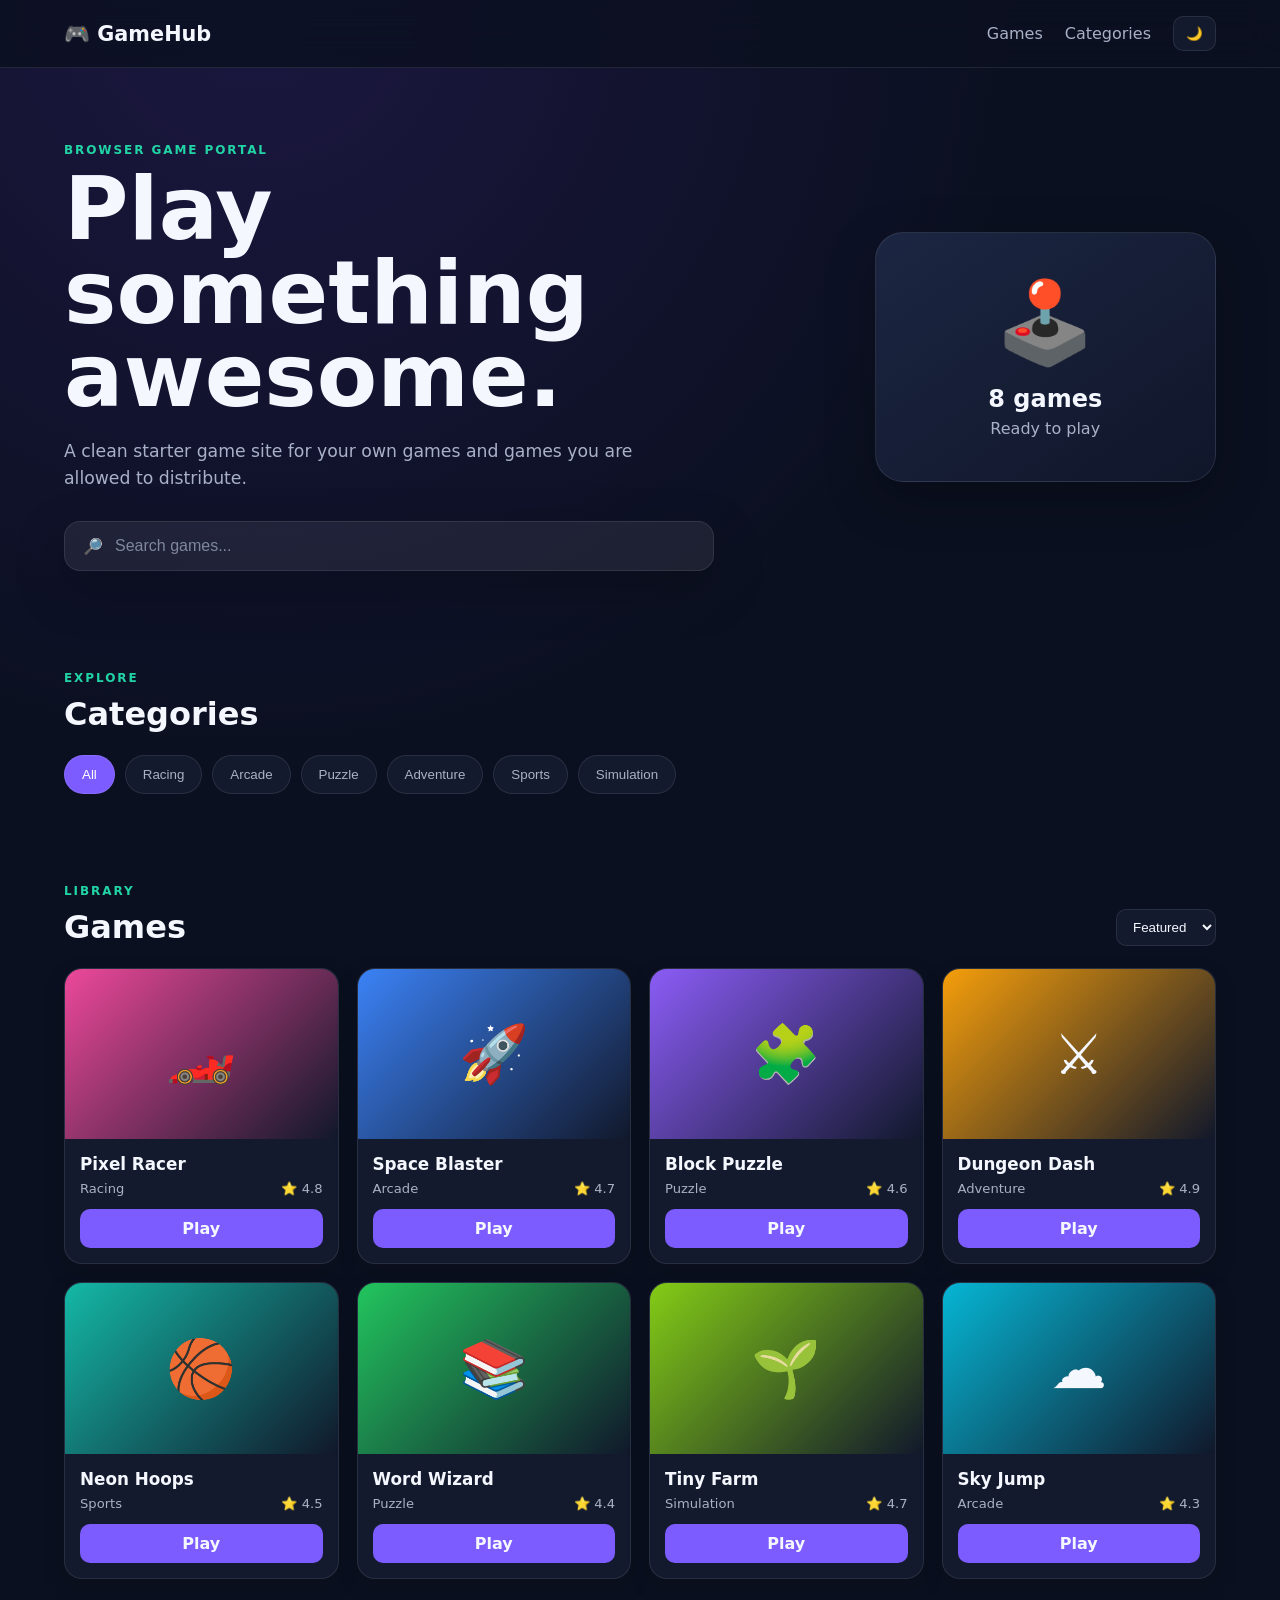
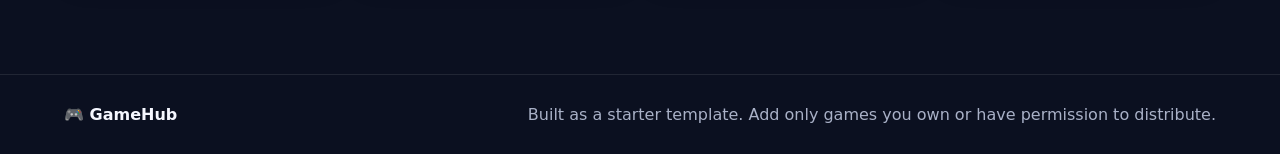
<file: index.html>
<!DOCTYPE html>
<html lang="en">
<head>
  <meta charset="UTF-8">
  <meta name="viewport" content="width=device-width, initial-scale=1.0">
  <title>GameHub — Free Browser Games</title>
  <link rel="stylesheet" href="style.css">
</head>
<body>
  <header class="topbar">
    <a class="logo" href="index.html">🎮 <span>GameHub</span></a>
    <nav>
      <a href="#games">Games</a>
      <a href="#categories">Categories</a>
      <button id="themeBtn" class="icon-btn" title="Toggle theme">🌙</button>
    </nav>
  </header>

  <main>
    <section class="hero">
      <div>
        <p class="eyebrow">BROWSER GAME PORTAL</p>
        <h1>Play something awesome.</h1>
        <p class="hero-text">A clean starter game site for your own games and games you are allowed to distribute.</p>
        <div class="search-wrap">
          <span>🔎</span>
          <input id="searchInput" type="search" placeholder="Search games..." autocomplete="off">
        </div>
      </div>
      <div class="hero-card">
        <div class="hero-controller">🕹️</div>
        <strong id="gameCount">0 games</strong>
        <span>Ready to play</span>
      </div>
    </section>

    <section id="categories" class="section">
      <div class="section-heading">
        <div>
          <p class="eyebrow">EXPLORE</p>
          <h2>Categories</h2>
        </div>
      </div>
      <div id="categoryList" class="categories"></div>
    </section>

    <section id="games" class="section">
      <div class="section-heading">
        <div>
          <p class="eyebrow">LIBRARY</p>
          <h2>Games</h2>
        </div>
        <select id="sortSelect">
          <option value="featured">Featured</option>
          <option value="newest">Newest</option>
          <option value="name">Name</option>
        </select>
      </div>
      <div id="gameGrid" class="game-grid"></div>
      <div id="emptyState" class="empty hidden">
        <div>🔎</div>
        <h3>No games found</h3>
        <p>Try another search or category.</p>
      </div>
    </section>
  </main>

  <footer>
    <strong>🎮 GameHub</strong>
    <span>Built as a starter template. Add only games you own or have permission to distribute.</span>
  </footer>

  <script src="script.js"></script>
</body>
</html>
</file>
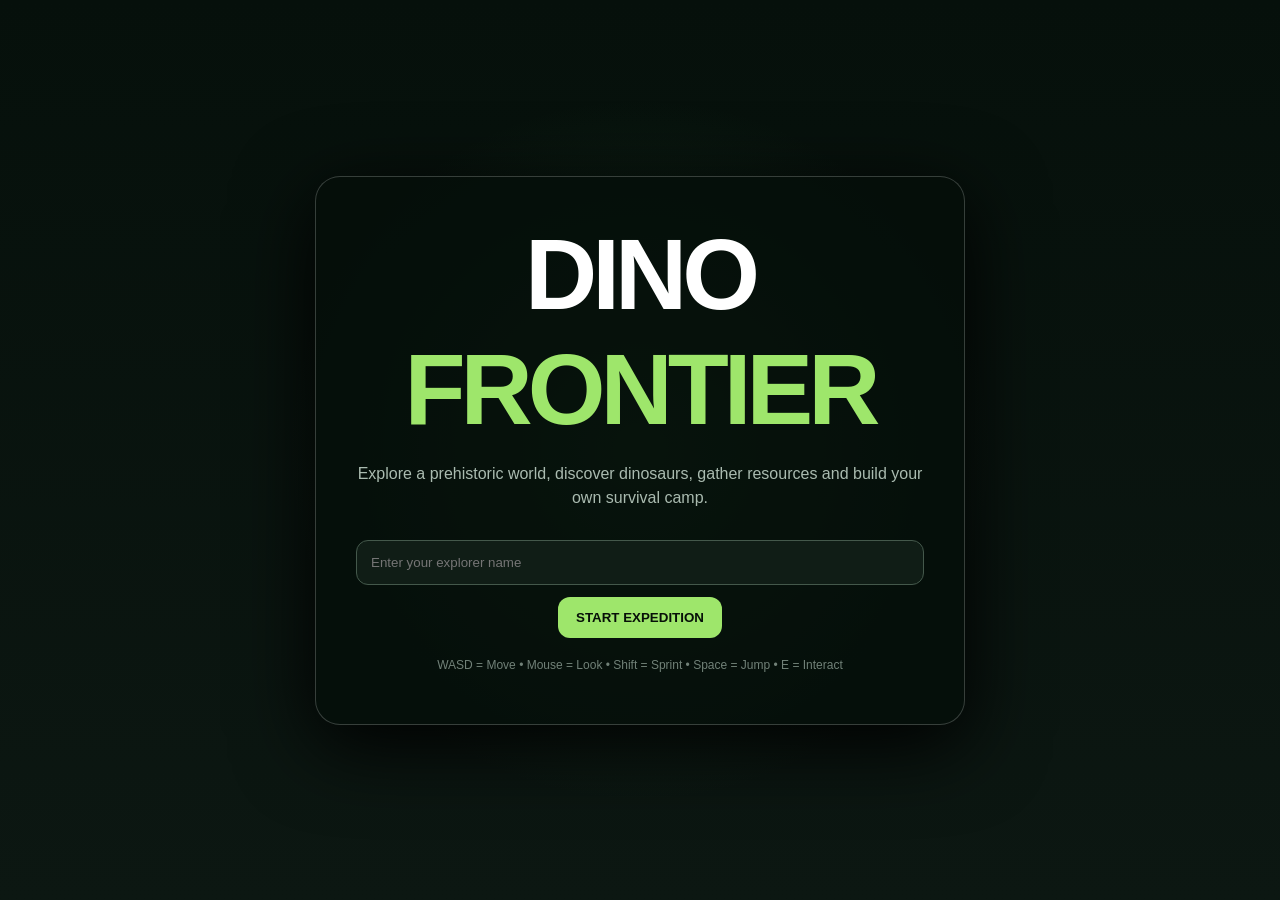
<file: games/dino-frontier/index.html>
<!DOCTYPE html>
<html lang="en">
<head>
<meta charset="UTF-8">
<meta name="viewport" content="width=device-width, initial-scale=1.0">
<title>Dino Frontier</title>

<style>
*{box-sizing:border-box}

html,body{
  margin:0;
  width:100%;
  height:100%;
  overflow:hidden;
  background:#08120d;
  color:white;
  font-family:Arial,sans-serif;
}

canvas{
  position:fixed;
  inset:0;
  width:100%;
  height:100%;
}

#menu{
  position:fixed;
  inset:0;
  z-index:10;
  display:flex;
  align-items:center;
  justify-content:center;
  text-align:center;
  background:
    radial-gradient(circle at center,rgba(80,180,100,.18),transparent 45%),
    linear-gradient(#06100b,#0c1712);
}

.menuBox{
  width:min(650px,90%);
  padding:40px;
  border:1px solid rgba(255,255,255,.2);
  border-radius:25px;
  background:rgba(5,15,10,.85);
  box-shadow:0 20px 80px #000;
}

h1{
  margin:0;
  font-size:clamp(55px,10vw,100px);
  letter-spacing:-5px;
}

h1 span{
  color:#9ee66b;
}

.subtitle{
  color:#aabbb0;
  margin:15px 0 30px;
  line-height:1.5;
}

input{
  width:100%;
  padding:14px;
  border-radius:12px;
  border:1px solid #44584b;
  background:#101d16;
  color:white;
  margin-bottom:12px;
}

button{
  padding:13px 18px;
  border:0;
  border-radius:12px;
  background:#9ee66b;
  color:#071008;
  font-weight:bold;
  cursor:pointer;
}

button:hover{
  filter:brightness(1.15);
}

#gameUI{
  display:none;
  position:fixed;
  inset:0;
  pointer-events:none;
  z-index:5;
}

.panel{
  background:rgba(4,12,8,.75);
  border:1px solid rgba(255,255,255,.15);
  border-radius:15px;
  backdrop-filter:blur(8px);
}

#stats{
  position:absolute;
  top:15px;
  left:15px;
  width:230px;
  padding:14px;
}

.stat{
  margin:7px 0;
}

.statName{
  font-size:10px;
  color:#aabbb0;
  margin-bottom:3px;
}

.bar{
  height:8px;
  background:#18251d;
  border-radius:20px;
  overflow:hidden;
}

.fill{
  height:100%;
  width:100%;
}

.hp{background:#e85b5b}
.food{background:#d9ad4e}
.water{background:#51aee0}
.stamina{background:#9ee66b}

#quest{
  position:absolute;
  top:15px;
  right:15px;
  width:280px;
  padding:15px;
}

#questTitle{
  color:#9ee66b;
  font-weight:bold;
}

#questText{
  color:#c0cec4;
  font-size:13px;
  line-height:1.4;
  margin-top:7px;
}

#hotbar{
  position:absolute;
  bottom:18px;
  left:50%;
  transform:translateX(-50%);
  display:flex;
  gap:7px;
}

.slot{
  width:55px;
  height:55px;
  display:flex;
  align-items:center;
  justify-content:center;
  border:1px solid rgba(255,255,255,.2);
  border-radius:10px;
  background:rgba(5,12,8,.8);
  font-size:23px;
}

#message{
  position:absolute;
  bottom:90px;
  left:50%;
  transform:translateX(-50%);
  padding:10px 15px;
  border-radius:12px;
  background:rgba(0,0,0,.7);
}

#help{
  position:absolute;
  bottom:15px;
  left:15px;
  font-size:11px;
  color:#aabbb0;
}

#dinoInfo{
  position:absolute;
  right:15px;
  bottom:90px;
  width:250px;
  padding:15px;
  display:none;
}

#crosshair{
  position:absolute;
  left:50%;
  top:50%;
  transform:translate(-50%,-50%);
  font-size:20px;
}

#miniMap{
  position:absolute;
  left:15px;
  bottom:70px;
  width:150px;
  height:150px;
  border-radius:15px;
  border:1px solid rgba(255,255,255,.2);
  background:rgba(0,0,0,.5);
}
</style>
</head>

<body>

<canvas id="game"></canvas>

<div id="menu">
  <div class="menuBox">
    <h1>DINO <span>FRONTIER</span></h1>

    <p class="subtitle">
      Explore a prehistoric world, discover dinosaurs,
      gather resources and build your own survival camp.
    </p>

    <input id="playerName" placeholder="Enter your explorer name">

    <button onclick="startGame()">START EXPEDITION</button>

    <p style="color:#718178;font-size:12px;margin-top:20px">
      WASD = Move • Mouse = Look • Shift = Sprint • Space = Jump • E = Interact
    </p>
  </div>
</div>

<div id="gameUI">

  <div id="stats" class="panel">

    <b id="nameDisplay">Explorer</b>
    <div style="color:#9ee66b;font-size:12px">LEVEL 1</div>

    <div class="stat">
      <div class="statName">HEALTH</div>
      <div class="bar"><div id="hp" class="fill hp"></div></div>
    </div>

    <div class="stat">
      <div class="statName">HUNGER</div>
      <div class="bar"><div id="food" class="fill food"></div></div>
    </div>

    <div class="stat">
      <div class="statName">THIRST</div>
      <div class="bar"><div id="water" class="fill water"></div></div>
    </div>

    <div class="stat">
      <div class="statName">STAMINA</div>
      <div class="bar"><div id="stamina" class="fill stamina"></div></div>
    </div>

  </div>

  <div id="quest" class="panel">
    <div style="font-size:10px;color:#9baaa0">CURRENT QUEST</div>
    <div id="questTitle">First Expedition</div>
    <div id="questText">
      Explore the wilderness and discover your first dinosaur.
    </div>
  </div>

  <div id="crosshair">+</div>

  <div id="message" class="panel">
    Welcome to the frontier!
  </div>

  <div id="dinoInfo" class="panel">
    <b id="dinoName">Unknown Dinosaur</b>
    <p id="dinoDescription"></p>
    <button onclick="tameDino()">TAME</button>
  </div>

  <div id="hotbar">
    <div class="slot">🪓</div>
    <div class="slot">⛏️</div>
    <div class="slot">🌱</div>
    <div class="slot">🍖</div>
    <div class="slot">💧</div>
    <div class="slot">🪵</div>
    <div class="slot">🪨</div>
  </div>

  <div id="help">
    WASD Move • Mouse Look • Shift Sprint • Space Jump • E Interact
  </div>

  <canvas id="miniMap"></canvas>

</div>

<script>

/* =========================================================
   DINO FRONTIER
   Simple 3D-style survival game
   ========================================================= */

const canvas = document.getElementById("game");
const ctx = canvas.getContext("2d");

const mini = document.getElementById("miniMap");
const mctx = mini.getContext("2d");

let W = innerWidth;
let H = innerHeight;

function resize(){
  W = canvas.width = innerWidth;
  H = canvas.height = innerHeight;

  mini.width = 150;
  mini.height = 150;
}

addEventListener("resize",resize);
resize();

/* ---------------- PLAYER ---------------- */

const player = {
  x:0,
  y:0,
  z:0,

  vx:0,
  vz:0,

  angle:0,

  health:100,
  hunger:100,
  thirst:100,
  stamina:100,

  level:1,
  xp:0,

  wood:0,
  stone:0,
  berries:0,

  grounded:true
};

/* ---------------- WORLD ---------------- */

const WORLD_SIZE = 4000;

let objects = [];
let dinosaurs = [];

function random(min,max){
  return Math.random()*(max-min)+min;
}

function distance(a,b){
  return Math.hypot(a.x-b.x,a.z-b.z);
}

/* ---------------- TERRAIN ---------------- */

function terrainHeight(x,z){

  const hills =
    Math.sin(x*.002)*35 +
    Math.cos(z*.002)*30 +
    Math.sin((x+z)*.004)*15;

  return hills;
}

/* ---------------- WORLD GENERATION ---------------- */

function generateWorld(){

  objects = [];
  dinosaurs = [];

  /* trees */

  for(let i=0;i<650;i++){

    let x=random(-WORLD_SIZE/2,WORLD_SIZE/2);
    let z=random(-WORLD_SIZE/2,WORLD_SIZE/2);

    if(Math.hypot(x,z)<100) continue;

    objects.push({
      type:"tree",
      x,
      z,
      size:random(.8,1.7)
    });
  }

  /* rocks */

  for(let i=0;i<300;i++){

    objects.push({
      type:"rock",
      x:random(-WORLD_SIZE/2,WORLD_SIZE/2),
      z:random(-WORLD_SIZE/2,WORLD_SIZE/2),
      size:random(.5,1.3)
    });
  }

  /* dinosaurs */

  const species = [
    {
      name:"Parasaurolophus",
      color:"#55a36c",
      size:1.3,
      speed:.7,
      friendly:true
    },
    {
      name:"Triceratops",
      color:"#756b4c",
      size:1.8,
      speed:.45,
      friendly:false
    },
    {
      name:"Raptor",
      color:"#a85a43",
      size:1,
      speed:1.4,
      friendly:false
    },
    {
      name:"Stegosaurus",
      color:"#637f58",
      size:1.6,
      speed:.5,
      friendly:true
    },
    {
      name:"T-Rex",
      color:"#704936",
      size:2.7,
      speed:.65,
      friendly:false
    }
  ];

  for(let i=0;i<55;i++){

    const s=species[Math.floor(Math.random()*species.length)];

    dinosaurs.push({
      ...s,

      x:random(-WORLD_SIZE/2,WORLD_SIZE/2),
      z:random(-WORLD_SIZE/2,WORLD_SIZE/2),

      direction:random(0,Math.PI*2),

      tame:false,

      wanderTimer:random(1,6),

      health:100
    });
  }
}

/* ---------------- CAMERA ---------------- */

function project(x,y,z){

  const dx=x-player.x;
  const dz=z-player.z;

  const cos=Math.cos(player.angle);
  const sin=Math.sin(player.angle);

  const rx=dx*cos-dz*sin;
  const rz=dx*sin+dz*cos;

  if(rz<1) return null;

  const scale=600/rz;

  return {
    x:W/2+rx*scale,
    y:H/2-y*scale,
    scale
  };
}

/* ---------------- DRAW TERRAIN ---------------- */

function drawTerrain(){

  ctx.fillStyle="#75a94f";
  ctx.fillRect(0,0,W,H);

  /*
    Draw horizontal terrain bands to create
    a simple 3D landscape effect.
  */

  for(let i=0;i<40;i++){

    const z=20+i*70;

    const p=project(0,terrainHeight(player.x,player.z),z+player.z);

    if(!p) continue;

    ctx.fillStyle =
      i%3===0 ? "#628d43" :
      i%3===1 ? "#6e9d4b" :
      "#78aa52";

    ctx.fillRect(0,p.y,W,100);
  }
}

/* ---------------- DRAW TREE ---------------- */

function drawTree(o){

  const y=terrainHeight(o.x,o.z);

  const p=project(o.x,y,o.z);

  if(!p) return;

  if(p.x<-100||p.x>W+100||p.y<-200||p.y>H+200)
    return;

  const size=Math.max(8,p.scale*45*o.size);

  ctx.fillStyle="#513b25";
  ctx.fillRect(
    p.x-size*.15,
    p.y-size*.9,
    size*.3,
    size
  );

  ctx.fillStyle="#1e582e";

  ctx.beginPath();
  ctx.arc(
    p.x,
    p.y-size*1.05,
    size*.65,
    0,
    Math.PI*2
  );

  ctx.fill();

  ctx.fillStyle="#2f713b";

  ctx.beginPath();
  ctx.arc(
    p.x-size*.35,
    p.y-size*1.2,
    size*.45,
    0,
    Math.PI*2
  );

  ctx.fill();
}

/* ---------------- DRAW ROCK ---------------- */

function drawRock(o){

  const y=terrainHeight(o.x,o.z);

  const p=project(o.x,y,o.z);

  if(!p)return;

  const size=Math.max(5,p.scale*30*o.size);

  ctx.fillStyle="#77776c";

  ctx.beginPath();

  ctx.ellipse(
    p.x,
    p.y,
    size,
    size*.65,
    0,
    0,
    Math.PI*2
  );

  ctx.fill();
}

/* ---------------- DRAW DINOSAUR ---------------- */

function drawDinosaur(d){

  const y=terrainHeight(d.x,d.z);

  const p=project(d.x,y,d.z);

  if(!p)return;

  if(p.x<-200||p.x>W+200)
    return;

  const s=Math.max(8,p.scale*45*d.size);

  ctx.save();

  ctx.translate(p.x,p.y);

  /* shadow */

  ctx.fillStyle="rgba(0,0,0,.3)";

  ctx.beginPath();

  ctx.ellipse(
    0,
    5,
    s*.9,
    s*.25,
    0,
    0,
    Math.PI*2
  );

  ctx.fill();

  /* body */

  ctx.fillStyle=d.color;

  ctx.beginPath();

  ctx.ellipse(
    0,
    -s*.45,
    s*.75,
    s*.4,
    0,
    0,
    Math.PI*2
  );

  ctx.fill();

  /* head */

  ctx.beginPath();

  ctx.ellipse(
    s*.55,
    -s*.7,
    s*.35,
    s*.3,
    0,
    0,
    Math.PI*2
  );

  ctx.fill();

  /* legs */

  ctx.fillRect(
    -s*.45,
    -s*.3,
    s*.18,
    s*.55
  );

  ctx.fillRect(
    s*.25,
    -s*.3,
    s*.18,
    s*.55
  );

  /* tail */

  ctx.beginPath();

  ctx.moveTo(-s*.55,-s*.55);
  ctx.lineTo(-s*1.3,-s*.8);
  ctx.lineTo(-s*.55,-s*.3);

  ctx.fill();

  /* eye */

  ctx.fillStyle="white";

  ctx.beginPath();

  ctx.arc(
    s*.67,
    -s*.78,
    s*.055,
    0,
    Math.PI*2
  );

  ctx.fill();

  ctx.restore();

  if(d.tame){

    ctx.fillStyle="#9ee66b";
    ctx.font="bold 12px Arial";
    ctx.textAlign="center";

    ctx.fillText(
      "TAMED",
      p.x,
      p.y-s*1.5
    );
  }
}

/* ---------------- DINOSAUR AI ---------------- */

function updateDinos(dt){

  for(const d of dinosaurs){

    d.wanderTimer-=dt;

    if(d.wanderTimer<=0){

      d.direction=random(0,Math.PI*2);
      d.wanderTimer=random(2,7);
    }

    let speed=d.speed;

    /* tame dinosaurs follow player */

    if(d.tame){

      const dx=player.x-d.x;
      const dz=player.z-d.z;

      const dist=Math.hypot(dx,dz);

      if(dist>80){

        d.direction=Math.atan2(dx,dz);

        d.x+=Math.sin(d.direction)*speed*dt*30;
        d.z+=Math.cos(d.direction)*speed*dt*30;
      }

    }else{

      d.x+=Math.sin(d.direction)*speed*dt*20;
      d.z+=Math.cos(d.direction)*speed*dt*20;

      /* keep dinosaurs in world */

      if(Math.abs(d.x)>WORLD_SIZE/2)
        d.direction+=Math.PI;

      if(Math.abs(d.z)>WORLD_SIZE/2)
        d.direction+=Math.PI;

      /* predators approach player */

      if(!d.friendly){

        const dist=Math.hypot(
          player.x-d.x,
          player.z-d.z
        );

        if(dist<220){

          d.direction=Math.atan2(
            player.x-d.x,
            player.z-d.z
          );

          d.x+=Math.sin(d.direction)*d.speed*dt*25;
          d.z+=Math.cos(d.direction)*d.speed*dt*25;

          if(dist<35){

            player.health-=dt*3;

            showMessage("A predator is nearby!");
          }
        }
      }
    }
  }
}

/* ---------------- INTERACTION ---------------- */

let selectedDino=null;

function interact(){

  let closest=null;
  let closestDistance=45;

  for(const d of dinosaurs){

    const dist=Math.hypot(
      player.x-d.x,
      player.z-d.z
    );

    if(dist<closestDistance){

      closest=d;
      closestDistance=dist;
    }
  }

  if(closest){

    selectedDino=closest;

    document.getElementById("dinoInfo").style.display="block";

    document.getElementById("dinoName").textContent=
      closest.name;

    document.getElementById("dinoDescription").textContent=
      closest.friendly
      ? "This dinosaur is calm enough to tame."
      : "This dinosaur is dangerous. Be careful!";

    if(closest.tame){

      document.getElementById("dinoDescription").textContent=
        "Your loyal companion.";
    }

    return;
  }

  /* gather nearby resources */

  for(const o of objects){

    const dist=Math.hypot(
      player.x-o.x,
      player.z-o.z
    );

    if(dist<35){

      if(o.type==="tree"){

        player.wood+=2;

        showMessage("+2 Wood");
      }

      if(o.type==="rock"){

        player.stone+=2;

        showMessage("+2 Stone");
      }

      gainXP(5);

      return;
    }
  }

  showMessage("Nothing nearby.");
}

/* ---------------- TAMING ---------------- */

function tameDino(){

  if(!selectedDino)return;

  if(!selectedDino.friendly){

    showMessage("This dinosaur is too dangerous to tame right now.");
    return;
  }

  selectedDino.tame=true;

  player.xp+=25;

  document.getElementById("dinoInfo").style.display="none";

  showMessage(
    "You tamed a "+selectedDino.name+"!"
  );

  gainXP(25);
}

/* ---------------- XP ---------------- */

function gainXP(amount){

  player.xp+=amount;

  if(player.xp>=player.level*100){

    player.xp-=player.level*100;

    player.level++;

    showMessage(
      "LEVEL UP! You are now level "+player.level
    );
  }
}

/* ---------------- INPUT ---------------- */

const keys={};

addEventListener("keydown",e=>{

  keys[e.key.toLowerCase()]=true;

  if(e.key.toLowerCase()==="e")
    interact();

  if(e.key===" " && player.grounded){

    player.y=18;
    player.grounded=false;
  }
});

addEventListener("keyup",e=>{

  keys[e.key.toLowerCase()]=false;
});

/* ---------------- MOUSE LOOK ---------------- */

let mouseDown=false;

canvas.addEventListener("mousedown",()=>{

  mouseDown=true;

  if(canvas.requestPointerLock)
    canvas.requestPointerLock();
});

addEventListener("mouseup",()=>{
  mouseDown=false;
});

addEventListener("mousemove",e=>{

  if(document.pointerLockElement===canvas){

    player.angle+=e.movementX*.003;
  }
});

/* ---------------- MOVEMENT ---------------- */

function updatePlayer(dt){

  let dx=0;
  let dz=0;

  if(keys["w"]) dz+=1;
  if(keys["s"]) dz-=1;
  if(keys["a"]) dx-=1;
  if(keys["d"]) dx+=1;

  const length=Math.hypot(dx,dz);

  if(length>0){

    dx/=length;
    dz/=length;

    let speed=55;

    if(keys["shift"] && player.stamina>0){

      speed=90;

      player.stamina-=dt*20;
    }else{

      player.stamina+=dt*12;
    }

    player.stamina=Math.max(
      0,
      Math.min(100,player.stamina)
    );

    const sin=Math.sin(player.angle);
    const cos=Math.cos(player.angle);

    player.x+=(dx*cos-dz*sin)*speed*dt;
    player.z+=(dx*sin+dz*cos)*speed*dt;
  }

  /* jump */

  if(!player.grounded){

    player.y-=dt*120;

    if(player.y<=0){

      player.y=0;
      player.grounded=true;
    }
  }

  /* survival */

  player.hunger-=dt*.35;
  player.thirst-=dt*.55;

  if(player.hunger<20)
    player.health-=dt*.3;

  if(player.thirst<20)
    player.health-=dt*.5;

  player.hunger=Math.max(0,player.hunger);
  player.thirst=Math.max(0,player.thirst);

  if(player.health<=0){

    player.health=100;
    player.hunger=100;
    player.thirst=100;

    player.x=0;
    player.z=0;

    showMessage("You returned to camp.");
  }
}

/* ---------------- UI ---------------- */

function updateUI(){

  document.getElementById("hp").style.width=
    player.health+"%";

  document.getElementById("food").style.width=
    player.hunger+"%";

  document.getElementById("water").style.width=
    player.thirst+"%";

  document.getElementById("stamina").style.width=
    player.stamina+"%";
}

/* ---------------- MESSAGE ---------------- */

let messageTimer=0;

function showMessage(text){

  document.getElementById("message").textContent=text;

  messageTimer=3;
}

/* ---------------- MINIMAP ---------------- */

function drawMap(){

  mctx.clearRect(0,0,150,150);

  mctx.fillStyle="#193421";
  mctx.fillRect(0,0,150,150);

  mctx.strokeStyle="#315b3c";

  for(let i=0;i<10;i++){

    mctx.beginPath();

    mctx.moveTo(i*15,0);
    mctx.lineTo(i*15,150);

    mctx.stroke();

    mctx.beginPath();

    mctx.moveTo(0,i*15);
    mctx.lineTo(150,i*15);

    mctx.stroke();
  }

  /* player */

  mctx.fillStyle="#9ee66b";

  mctx.beginPath();

  mctx.arc(
    75,
    75,
    4,
    0,
    Math.PI*2
  );

  mctx.fill();

  /* dinosaurs */

  for(const d of dinosaurs){

    const x=75+(d.x-player.x)/20;
    const y=75+(d.z-player.z)/20;

    if(x<0||x>150||y<0||y>150)
      continue;

    mctx.fillStyle=d.tame
      ? "#9ee66b"
      : "#d45e4e";

    mctx.beginPath();

    mctx.arc(
      x,
      y,
      2,
      0,
      Math.PI*2
    );

    mctx.fill();
  }
}

/* ---------------- GAME DRAW ---------------- */

function draw(){

  ctx.clearRect(0,0,W,H);

  /* sky */

  const sky=ctx.createLinearGradient(0,0,0,H);

  sky.addColorStop(0,"#63a7d1");
  sky.addColorStop(.45,"#a5cf9c");
  sky.addColorStop(1,"#4f753c");

  ctx.fillStyle=sky;
  ctx.fillRect(0,0,W,H);

  drawTerrain();

  /* objects sorted by distance */

  const renderObjects=[
    ...objects.map(o=>({
      type:"object",
      obj:o,
      distance:Math.hypot(
        o.x-player.x,
        o.z-player.z
      )
    })),

    ...dinosaurs.map(d=>({
      type:"dino",
      obj:d,
      distance:Math.hypot(
        d.x-player.x,
        d.z-player.z
      )
    }))
  ];

  renderObjects.sort(
    (a,b)=>b.distance-a.distance
  );

  for(const r of renderObjects){

    if(r.type==="object"){

      if(r.obj.type==="tree")
        drawTree(r.obj);

      else
        drawRock(r.obj);

    }else{

      drawDinosaur(r.obj);
    }
  }

  /* camp */

  const camp=project(
    0,
    terrainHeight(0,0),
    0
  );

  if(camp){

    ctx.fillStyle="#8b5a35";

    ctx.fillRect(
      camp.x-30,
      camp.y-25,
      60,
      25
    );

    ctx.fillStyle="#b87d46";

    ctx.beginPath();

    ctx.moveTo(camp.x-40,camp.y-25);
    ctx.lineTo(camp.x,camp.y-55);
    ctx.lineTo(camp.x+40,camp.y-25);
    ctx.closePath();

    ctx.fill();
  }
}

/* ---------------- MAIN LOOP ---------------- */

let lastTime=performance.now();

function loop(time){

  const dt=Math.min(
    .05,
    (time-lastTime)/1000
  );

  lastTime=time;

  updatePlayer(dt);
  updateDinos(dt);
  updateUI();
  draw();
  drawMap();

  if(messageTimer>0){

    messageTimer-=dt;

    if(messageTimer<=0)
      document.getElementById("message").textContent="";
  }

  requestAnimationFrame(loop);
}

/* ---------------- START ---------------- */

function startGame(){

  const name=
    document.getElementById("playerName").value.trim();

  document.getElementById("nameDisplay").textContent=
    name||"Explorer";

  document.getElementById("menu").style.display="none";

  document.getElementById("gameUI").style.display="block";

  generateWorld();

  showMessage(
    "Explore the frontier. Find a dinosaur!"
  );

  lastTime=performance.now();

  requestAnimationFrame(loop);
}

</script>

</body>
</html>
</file>
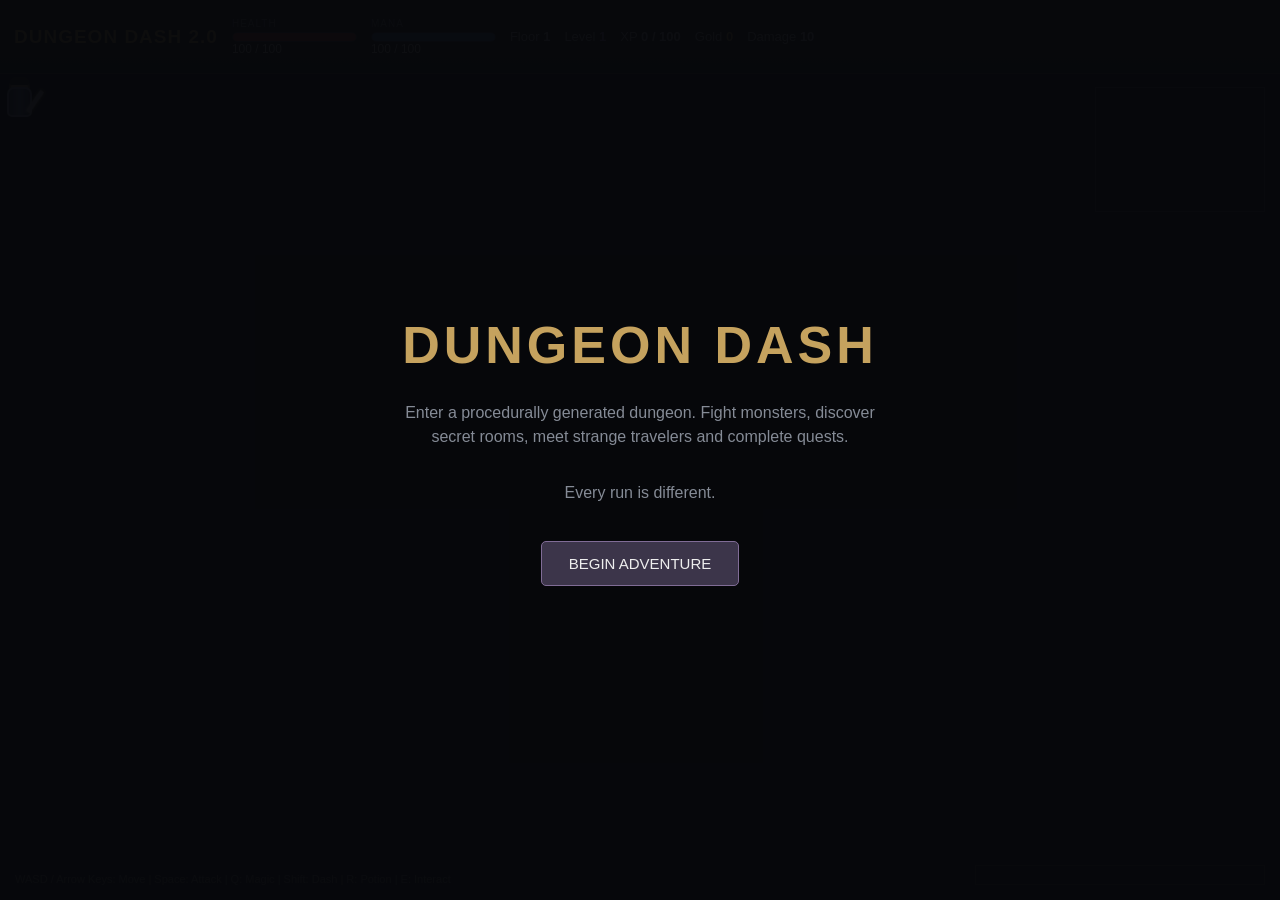
<file: games/dungeon-dash/index.html>
<!DOCTYPE html>
<html lang="en">
<head>
<meta charset="UTF-8">
<meta name="viewport" content="width=device-width,initial-scale=1.0">
<title>Dungeon Dash 2.0</title>

<style>

/* =====================================================
   DUNGEON DASH 2.0
   ===================================================== */

*{
    box-sizing:border-box;
    user-select:none;
}

html,body{
    margin:0;
    width:100%;
    height:100%;
    overflow:hidden;
    background:#08090c;
    color:#eee;
    font-family:Arial,Helvetica,sans-serif;
}

/* =====================================================
   TOP HUD
   ===================================================== */

#hud{
    position:fixed;
    top:0;
    left:0;
    width:100%;
    height:74px;

    display:flex;
    align-items:center;
    gap:14px;

    padding:8px 14px;

    background:
        linear-gradient(
            180deg,
            #171a22,
            #0e1016
        );

    border-bottom:1px solid #343844;

    z-index:1000;
}

.logo{
    font-size:19px;
    font-weight:800;
    letter-spacing:1px;
    color:#d5b06a;
    min-width:155px;
}

.hudBox{
    min-width:90px;
}

.hudLabel{
    color:#858b99;
    font-size:10px;
    text-transform:uppercase;
    letter-spacing:1px;
}

.bar{
    width:125px;
    height:10px;
    margin-top:3px;
    background:#242731;
    border:1px solid #414552;
    border-radius:5px;
    overflow:hidden;
}

#healthFill{
    height:100%;
    width:100%;
    background:#b94a4a;
}

#manaFill{
    height:100%;
    width:100%;
    background:#4d75c7;
}

.hudValue{
    font-size:12px;
    color:#ddd;
}

.hudStat{
    color:#c6cbd5;
    font-size:13px;
}

#goldValue{
    color:#d8b76b;
}

#levelValue{
    color:#a98de8;
}

/* =====================================================
   GAME WORLD
   ===================================================== */

#game{
    position:fixed;
    top:74px;
    left:0;
    right:0;
    bottom:0;

    overflow:hidden;

    background:#0a0c10;
}

#world{
    position:absolute;
    width:100%;
    height:100%;
}

/* =====================================================
   DUNGEON FLOOR
   ===================================================== */

.floorTile{
    position:absolute;

    background:
        linear-gradient(
            135deg,
            #24272d,
            #1b1e24
        );

    border:1px solid #30343c;
}

.floorTile::after{
    content:"";

    position:absolute;
    inset:0;

    background:
        repeating-linear-gradient(
            45deg,
            transparent,
            transparent 25px,
            rgba(255,255,255,.015) 26px
        );
}

/* =====================================================
   WALLS
   ===================================================== */

.wall{
    position:absolute;

    background:
        linear-gradient(
            90deg,
            #252830,
            #3a3e47,
            #252830
        );

    border:2px solid #121419;

    box-shadow:
        inset 0 2px 0 #50545c,
        0 5px 15px #0008;

    z-index:30;
}

/* =====================================================
   PLAYER
   ===================================================== */

.player{
    position:absolute;

    width:38px;
    height:48px;

    z-index:200;

    pointer-events:none;
}

.playerBody{
    position:absolute;

    left:7px;
    top:13px;

    width:25px;
    height:30px;

    background:
        linear-gradient(
            90deg,
            #384c75,
            #6684bb,
            #344568
        );

    border:2px solid #9baed0;

    border-radius:7px 7px 5px 5px;
}

.playerHead{
    position:absolute;

    left:9px;
    top:4px;

    width:21px;
    height:19px;

    background:#b99a7a;

    border:2px solid #705c4a;

    border-radius:50%;
}

.playerHair{
    position:absolute;

    left:10px;
    top:3px;

    width:19px;
    height:8px;

    background:#242027;

    border-radius:8px 8px 2px 2px;

    z-index:3;
}

.playerWeapon{
    position:absolute;

    width:4px;
    height:25px;

    background:#c8cbd0;

    right:1px;
    top:15px;

    transform:rotate(35deg);

    box-shadow:
        0 0 3px #fff;
}

/* =====================================================
   ENEMIES
   ===================================================== */

.enemy{
    position:absolute;

    width:42px;
    height:46px;

    z-index:120;

    transition:
        filter .08s,
        transform .08s;
}

.enemyBody{
    position:absolute;

    left:7px;
    bottom:0;

    width:28px;
    height:31px;

    border-radius:9px 9px 5px 5px;

    border:2px solid #111;
}

.enemyHead{
    position:absolute;

    left:8px;
    top:2px;

    width:26px;
    height:22px;

    border-radius:45%;

    border:2px solid #111;
}

.eye{
    position:absolute;

    width:5px;
    height:5px;

    background:#ddd;

    border-radius:50%;

    top:8px;
}

.eye.one{
    left:6px;
}

.eye.two{
    right:6px;
}

/* Goblin */

.enemy.goblin .enemyBody{
    background:#4d783e;
}

.enemy.goblin .enemyHead{
    background:#628c4e;
}

.enemy.goblin .enemyHead::before,
.enemy.goblin .enemyHead::after{
    content:"";

    position:absolute;
    top:-5px;

    width:11px;
    height:12px;

    background:#628c4e;

    border:2px solid #111;
}

.enemy.goblin .enemyHead::before{
    left:-7px;
    transform:rotate(-25deg);
}

.enemy.goblin .enemyHead::after{
    right:-7px;
    transform:rotate(25deg);
}

/* Skeleton */

.enemy.skeleton .enemyBody{
    background:#565a60;
}

.enemy.skeleton .enemyHead{
    background:#d0d0c8;
}

.enemy.skeleton .eye{
    background:#301b1b;
}

/* Orc */

.enemy.orc .enemyBody{
    background:#754b36;
    width:33px;
    height:34px;
    left:4px;
}

.enemy.orc .enemyHead{
    background:#83563e;
    width:30px;
    left:6px;
}

/* Mage */

.enemy.mage .enemyBody{
    background:#473b79;
}

.enemy.mage .enemyHead{
    background:#8e7764;
}

.enemy.mage::after{
    content:"";

    position:absolute;

    left:17px;
    top:-8px;

    width:9px;
    height:13px;

    background:#7055bb;

    border-radius:8px 8px 2px 2px;
}

/* =====================================================
   ENEMY HEALTH
   ===================================================== */

.enemyHealth{
    position:absolute;

    left:-5px;
    top:-10px;

    width:52px;
    height:5px;

    background:#21191b;

    border:1px solid #111;
}

.enemyHealthFill{
    width:100%;
    height:100%;

    background:#b84a4a;
}

/* =====================================================
   BOSS
   ===================================================== */

.boss{
    transform:scale(1.45);
    transform-origin:center bottom;
}

.boss .enemyBody{
    background:#612f35;
    width:35px;
    height:38px;
}

.boss .enemyHead{
    background:#8d554b;
    width:32px;
    height:27px;
}

.bossHealth{
    position:absolute;

    width:150px;
    height:12px;

    top:-34px;
    left:-55px;

    background:#1d1114;

    border:2px solid #634047;
}

.bossHealthFill{
    width:100%;
    height:100%;

    background:#a8444c;
}

/* =====================================================
   NPC
   ===================================================== */

.npc{
    position:absolute;

    width:42px;
    height:52px;

    z-index:140;
}

.npcBody{
    position:absolute;

    left:7px;
    bottom:0;

    width:28px;
    height:32px;

    background:#635080;

    border:2px solid #9c86b9;

    border-radius:7px 7px 4px 4px;
}

.npcHead{
    position:absolute;

    left:9px;
    top:2px;

    width:24px;
    height:23px;

    background:#b99170;

    border:2px solid #705541;

    border-radius:50%;
}

.npcHat{
    position:absolute;

    left:4px;
    top:-3px;

    width:34px;
    height:9px;

    background:#3e354d;

    border-radius:8px 8px 2px 2px;
}

.questMark{
    position:absolute;

    left:15px;
    top:-29px;

    font-size:20px;
    font-weight:bold;

    color:#d7b76d;

    animation:questFloat .8s infinite alternate;
}

@keyframes questFloat{
    from{transform:translateY(0)}
    to{transform:translateY(-5px)}
}

/* =====================================================
   CHESTS
   ===================================================== */

.chest{
    position:absolute;

    width:38px;
    height:31px;

    background:
        linear-gradient(
            #805a30,
            #4d321b
        );

    border:3px solid #b88a49;

    border-radius:5px;

    z-index:80;
}

.chest::after{
    content:"";

    position:absolute;

    left:15px;
    top:10px;

    width:5px;
    height:8px;

    background:#d7b76d;
}

/* =====================================================
   SHRINE
   ===================================================== */

.shrine{
    position:absolute;

    width:40px;
    height:52px;

    background:#342d46;

    border:2px solid #7762a3;

    border-radius:8px;

    z-index:80;
}

.shrine::before{
    content:"";

    position:absolute;

    left:11px;
    top:7px;

    width:14px;
    height:14px;

    border-radius:50%;

    background:#9d79df;

    box-shadow:
        0 0 15px #9871dc;
}

/* =====================================================
   MERCHANT
   ===================================================== */

.merchant{
    border-color:#c69b58;
}

.merchant .npcBody{
    background:#665337;
}

/* =====================================================
   EXIT
   ===================================================== */

.exit{
    position:absolute;

    width:48px;
    height:65px;

    background:#17191e;

    border:4px solid #a9874d;

    border-radius:5px;

    z-index:70;
}

.exit::before{
    content:"";

    position:absolute;

    left:8px;
    top:8px;

    width:24px;
    height:45px;

    border:2px solid #6e5937;
}

/* =====================================================
   LOCKED DOOR
   ===================================================== */

.locked{
    border-color:#8a4e54;
}

.locked::after{
    content:"";

    position:absolute;

    left:18px;
    top:26px;

    width:10px;
    height:10px;

    border-radius:50%;

    background:#b99a52;
}

/* =====================================================
   SECRET ROOM
   ===================================================== */

.secret{
    opacity:.9;

    border-color:#675b91;
}

/* =====================================================
   EFFECTS
   ===================================================== */

.hitFlash{
    filter:
        brightness(2)
        saturate(.5);
}

.damageNumber{
    position:absolute;

    color:#e5c777;

    font-size:14px;
    font-weight:bold;

    z-index:500;

    pointer-events:none;

    animation:damageFloat .55s forwards;
}

@keyframes damageFloat{

    from{
        opacity:1;
        transform:translateY(0);
    }

    to{
        opacity:0;
        transform:translateY(-30px);
    }

}

.slash{
    position:absolute;

    width:50px;
    height:50px;

    border:3px solid #d8dce5;

    border-left-color:transparent;
    border-bottom-color:transparent;

    border-radius:50%;

    z-index:400;

    pointer-events:none;

    animation:slashAnim .18s forwards;
}

@keyframes slashAnim{

    from{
        opacity:1;
        transform:rotate(-30deg) scale(.5);
    }

    to{
        opacity:0;
        transform:rotate(80deg) scale(1.2);
    }

}

/* =====================================================
   MINIMAP
   ===================================================== */

#minimap{
    position:fixed;

    right:15px;
    top:87px;

    width:170px;
    height:125px;

    background:#0b0d12dd;

    border:1px solid #4a4d56;

    z-index:800;

    padding:6px;
}

.mapRoom{
    position:absolute;

    background:#333945;

    border:1px solid #626775;
}

.mapRoom.current{
    background:#a68a51;
}

.mapRoom.visited{
    background:#4a4e59;
}

.mapPlayer{
    position:absolute;

    width:6px;
    height:6px;

    background:#e5c777;

    border-radius:50%;
}

/* =====================================================
   QUEST PANEL
   ===================================================== */

#questPanel{
    position:fixed;

    left:14px;
    top:88px;

    width:285px;

    background:#0e1015eF;

    border:1px solid #3f434d;

    border-radius:7px;

    padding:12px;

    z-index:800;

    display:none;
}

#questPanel h3{
    margin:0 0 10px;

    color:#d8b76d;

    font-size:15px;
}

.quest{
    padding-bottom:10px;
    margin-bottom:10px;

    border-bottom:1px solid #292c34;
}

.questTitle{
    color:#ddd;

    font-weight:bold;
}

.questSize{
    color:#a28acb;

    font-size:10px;

    text-transform:uppercase;
}

.questProgress{
    color:#969ca8;

    font-size:12px;

    margin-top:4px;
}

.questReward{
    color:#b8a06a;

    font-size:11px;

    margin-top:4px;
}

/* =====================================================
   INTERACTION
   ===================================================== */

#interaction{
    position:fixed;

    bottom:94px;
    left:50%;

    transform:translateX(-50%);

    background:#101217f2;

    border:1px solid #b89556;

    border-radius:5px;

    padding:8px 15px;

    color:#e3d4ae;

    z-index:900;

    display:none;
}

/* =====================================================
   DIALOG
   ===================================================== */

#dialog{
    position:fixed;

    left:50%;
    bottom:20px;

    transform:translateX(-50%);

    width:min(680px,90%);

    padding:18px;

    background:#101217f7;

    border:1px solid #66577e;

    border-radius:7px;

    z-index:2000;

    display:none;
}

#dialogName{
    font-size:19px;

    color:#c3a9dc;

    font-weight:bold;

    margin-bottom:8px;
}

#dialogText{
    color:#c9ccd3;

    line-height:1.5;
}

.dialogButton{
    background:#4e3a68;

    border:1px solid #80659e;

    color:#eee;

    padding:9px 14px;

    border-radius:5px;

    margin-right:7px;

    cursor:pointer;
}

/* =====================================================
   LOG
   ===================================================== */

#log{
    position:fixed;

    right:15px;
    bottom:15px;

    width:290px;

    max-height:165px;

    overflow:hidden;

    padding:9px;

    background:#0c0e13dc;

    border:1px solid #30343d;

    z-index:800;

    font-size:11px;
}

.logLine{
    margin-bottom:5px;

    color:#b9bec7;
}

/* =====================================================
   CONTROLS
   ===================================================== */

#controls{
    position:fixed;

    left:15px;
    bottom:15px;

    color:#777e8b;

    font-size:11px;

    z-index:800;
}

/* =====================================================
   START SCREEN
   ===================================================== */

.screen{
    position:fixed;

    inset:0;

    background:#07080bf7;

    z-index:5000;

    display:flex;

    align-items:center;
    justify-content:center;

    flex-direction:column;
}

.screen h1{
    font-size:52px;

    letter-spacing:4px;

    color:#c5a25e;

    margin:0 0 10px;
}

.screen p{
    color:#858b96;

    max-width:500px;

    text-align:center;

    line-height:1.5;
}

.startButton{
    margin-top:20px;

    padding:13px 27px;

    background:#3c354a;

    border:1px solid #806c96;

    color:#eee;

    border-radius:5px;

    font-size:15px;

    cursor:pointer;
}

.startButton:hover{
    background:#514563;
}

/* =====================================================
   SHOP
   ===================================================== */

#shop{
    position:fixed;

    left:50%;
    top:50%;

    transform:translate(-50%,-50%);

    width:420px;

    background:#101217;

    border:1px solid #6a583c;

    border-radius:7px;

    padding:18px;

    z-index:2500;

    display:none;
}

.shopTitle{
    color:#d4b46d;

    font-size:19px;

    margin-bottom:14px;
}

.shopItem{
    display:flex;

    justify-content:space-between;

    align-items:center;

    padding:10px;

    border-bottom:1px solid #292c34;
}

.shopItem button{
    background:#40364b;

    color:#eee;

    border:1px solid #675475;

    padding:7px 10px;

    cursor:pointer;
}

</style>
</head>


<body>


<!-- =====================================================
     HUD
===================================================== -->

<div id="hud">

    <div class="logo">
        DUNGEON DASH 2.0
    </div>

    <div class="hudBox">

        <div class="hudLabel">
            Health
        </div>

        <div class="bar">
            <div id="healthFill"></div>
        </div>

        <div class="hudValue" id="healthText">
            100 / 100
        </div>

    </div>


    <div class="hudBox">

        <div class="hudLabel">
            Mana
        </div>

        <div class="bar">
            <div id="manaFill"></div>
        </div>

        <div class="hudValue" id="manaText">
            100 / 100
        </div>

    </div>


    <div class="hudStat">
        Floor
        <b id="floorValue">1</b>
    </div>


    <div class="hudStat">
        Level
        <b id="levelValue">1</b>
    </div>


    <div class="hudStat">
        XP
        <b id="xpValue">0 / 100</b>
    </div>


    <div class="hudStat">
        Gold
        <b id="goldValue">0</b>
    </div>


    <div class="hudStat">
        Damage
        <b id="damageValue">10</b>
    </div>

</div>


<!-- =====================================================
     GAME
===================================================== -->

<div id="game">

    <div id="world"></div>

</div>


<!-- =====================================================
     QUEST PANEL
===================================================== -->

<div id="questPanel">

    <h3>
        ACTIVE QUESTS
    </h3>

    <div id="questList"></div>

</div>


<!-- =====================================================
     MINIMAP
===================================================== -->

<div id="minimap"></div>


<!-- =====================================================
     INTERACTION
===================================================== -->

<div id="interaction">
    E — Interact
</div>


<!-- =====================================================
     LOG
===================================================== -->

<div id="log"></div>


<!-- =====================================================
     CONTROLS
===================================================== -->

<div id="controls">

    WASD / Arrow Keys: Move |
    Space: Attack |
    Q: Magic |
    Shift: Dash |
    R: Potion |
    E: Interact

</div>


<!-- =====================================================
     DIALOG
===================================================== -->

<div id="dialog">

    <div id="dialogName"></div>

    <div id="dialogText"></div>

    <button
        class="dialogButton"
        id="dialogAction"
    >
        Accept
    </button>

    <button
        class="dialogButton"
        onclick="closeDialog()"
    >
        Close
    </button>

</div>


<!-- =====================================================
     SHOP
===================================================== -->

<div id="shop">

    <div class="shopTitle">
        TRAVELING MERCHANT
    </div>

    <div class="shopItem">

        <span>
            Health Potion
        </span>

        <button onclick="buyPotion()">
            30 Gold
        </button>

    </div>


    <div class="shopItem">

        <span>
            Weapon Upgrade
        </span>

        <button onclick="buyWeapon()">
            120 Gold
        </button>

    </div>


    <div class="shopItem">

        <span>
            Maximum Health Upgrade
        </span>

        <button onclick="buyHealth()">
            150 Gold
        </button>

    </div>


    <button onclick="closeShop()">
        Leave Shop
    </button>

</div>


<!-- =====================================================
     START
===================================================== -->

<div
    id="startScreen"
    class="screen"
>

    <h1>
        DUNGEON DASH
    </h1>

    <p>
        Enter a procedurally generated dungeon.
        Fight monsters, discover secret rooms,
        meet strange travelers and complete quests.
    </p>

    <p>
        Every run is different.
    </p>

    <button
        class="startButton"
        onclick="startGame()"
    >
        BEGIN ADVENTURE
    </button>

</div>


<!-- =====================================================
     DEATH
===================================================== -->

<div
    id="deathScreen"
    class="screen"
    style="display:none"
>

    <h1>
        RUN ENDED
    </h1>

    <p>
        You reached floor
        <span id="deathFloor">1</span>.
    </p>

    <button
        class="startButton"
        onclick="startGame()"
    >
        START NEW RUN
    </button>

</div>


<script>

/* =====================================================
   DUNGEON DASH 2.0 ENGINE
   ===================================================== */


/* =====================================================
   DOM
===================================================== */

const game =
    document.getElementById("game");

const world =
    document.getElementById("world");

const playerElement =
    document.createElement("div");

playerElement.className =
    "player";

playerElement.innerHTML = `
    <div class="playerHead"></div>
    <div class="playerHair"></div>
    <div class="playerBody"></div>
    <div class="playerWeapon"></div>
`;

world.appendChild(playerElement);


/* =====================================================
   INPUT
===================================================== */

const keys = {
    w:false,
    a:false,
    s:false,
    d:false,
    shift:false
};


/* =====================================================
   PLAYER
===================================================== */

let player = {

    x:0,
    y:0,

    width:38,
    height:48,

    speed:3.8,

    maxHealth:100,
    health:100,

    maxMana:100,
    mana:100,

    gold:0,

    level:1,

    xp:0,

    xpRequired:100,

    damage:10,

    potions:3,

    dashCooldown:0,

    attackCooldown:0,

    magicCooldown:0

};


/* =====================================================
   GAME STATE
===================================================== */

let running = false;

let floorNumber = 1;

let enemies = [];

let npcs = [];

let objects = [];

let walls = [];

let rooms = [];

let activeQuests = [];

let nearby = null;

let currentNPC = null;

let roomNumber = 0;


/* =====================================================
   KEYBOARD
===================================================== */

document.addEventListener(
    "keydown",
    function(e){

        const k =
            e.key.toLowerCase();


        if(
            k === "w" ||
            e.key === "ArrowUp"
        ){

            keys.w = true;
            e.preventDefault();

        }


        if(
            k === "s" ||
            e.key === "ArrowDown"
        ){

            keys.s = true;
            e.preventDefault();

        }


        if(
            k === "a" ||
            e.key === "ArrowLeft"
        ){

            keys.a = true;
            e.preventDefault();

        }


        if(
            k === "d" ||
            e.key === "ArrowRight"
        ){

            keys.d = true;
            e.preventDefault();

        }


        if(
            e.key === "Shift"
        ){

            keys.shift = true;

        }


        if(k === "e")
            interact();


        if(e.code === "Space"){

            e.preventDefault();

            attack();

        }


        if(k === "q")
            magicAttack();


        if(k === "r")
            usePotion();


        if(k === "shift")
            dash();

    }
);


document.addEventListener(
    "keyup",
    function(e){

        const k =
            e.key.toLowerCase();


        if(
            k === "w" ||
            e.key === "ArrowUp"
        )
            keys.w = false;


        if(
            k === "s" ||
            e.key === "ArrowDown"
        )
            keys.s = false;


        if(
            k === "a" ||
            e.key === "ArrowLeft"
        )
            keys.a = false;


        if(
            k === "d" ||
            e.key === "ArrowRight"
        )
            keys.d = false;


        if(
            e.key === "Shift"
        )
            keys.shift = false;

    }
);


/* =====================================================
   START
===================================================== */

function startGame(){

    document.getElementById(
        "startScreen"
    ).style.display = "none";

    document.getElementById(
        "deathScreen"
    ).style.display = "none";


    player = {

        x:0,
        y:0,

        width:38,
        height:48,

        speed:3.8,

        maxHealth:100,
        health:100,

        maxMana:100,
        mana:100,

        gold:50,

        level:1,

        xp:0,

        xpRequired:100,

        damage:10,

        potions:3,

        dashCooldown:0,

        attackCooldown:0,

        magicCooldown:0

    };


    floorNumber = 1;

    activeQuests = [];

    running = true;


    generateFloor();


    logMessage(
        "You enter the dungeon."
    );


    updateHUD();

}


/* =====================================================
   FLOOR GENERATION
===================================================== */

function generateFloor(){

    enemies = [];
    npcs = [];
    objects = [];
    walls = [];
    rooms = [];


    world.innerHTML = "";

    world.appendChild(
        playerElement
    );


    createDungeon();


    /*
       Spawn player in first room.
    */

    const first =
        rooms[0];


    player.x =
        first.x +
        first.width/2 -
        player.width/2;


    player.y =
        first.y +
        first.height/2 -
        player.height/2;


    /*
       Generate room contents.
    */

    rooms.forEach(
        (room,index) => {

            if(index === 0)
                return;


            createRoomContents(
                room,
                index
            );

        }
    );


    createExit();


    if(
        floorNumber % 5 === 0
    ){

        createBossRoom();

    }


    updatePlayerElement();

    createMinimap();

    updateQuestPanel();

}


/* =====================================================
   DUNGEON GENERATION
===================================================== */

function createDungeon(){

    const cols = 3;
    const rows = 2;

    const roomWidth =
        Math.min(
            330,
            game.clientWidth/cols - 45
        );

    const roomHeight =
        Math.min(
            230,
            game.clientHeight/rows - 45
        );


    const startX =
        Math.max(
            25,
            (game.clientWidth -
            cols*roomWidth -
            (cols-1)*25)/2
        );


    const startY = 35;


    for(
        let y=0;
        y<rows;
        y++
    ){

        for(
            let x=0;
            x<cols;
            x++
        ){

            const room = {

                x:
                    startX +
                    x*(roomWidth+25),

                y:
                    startY +
                    y*(roomHeight+25),

                width:
                    roomWidth,

                height:
                    roomHeight,

                row:y,

                col:x

            };


            rooms.push(
                room
            );


            createRoomFloor(
                room
            );


            createRoomWalls(
                room
            );

        }

    }


    /*
       Connect adjacent rooms.
    */

    for(
        let i=0;
        i<rooms.length;
        i++
    ){

        const room =
            rooms[i];


        if(
            room.col <
            cols-1
        ){

            createHorizontalDoor(
                room,
                rooms[i+1]
            );

        }


        if(
            room.row <
            rows-1
        ){

            createVerticalDoor(
                room,
                rooms[i+cols]
            );

        }

    }

}


/* =====================================================
   ROOM FLOOR
===================================================== */

function createRoomFloor(room){

    const element =
        document.createElement("div");

    element.className =
        "floorTile";


    element.style.left =
        room.x+"px";

    element.style.top =
        room.y+"px";

    element.style.width =
        room.width+"px";

    element.style.height =
        room.height+"px";


    world.appendChild(
        element
    );

}


/* =====================================================
   ROOM WALLS
===================================================== */

function createRoomWalls(room){

    const thickness = 12;


    addWall(
        room.x,
        room.y,
        room.width,
        thickness
    );


    addWall(
        room.x,
        room.y+
        room.height-
        thickness,
        room.width,
        thickness
    );


    addWall(
        room.x,
        room.y,
        thickness,
        room.height
    );


    addWall(
        room.x+
        room.width-
        thickness,
        room.y,
        thickness,
        room.height
    );

}


/* =====================================================
   WALL
===================================================== */

function addWall(
    x,
    y,
    width,
    height
){

    const element =
        document.createElement("div");

    element.className =
        "wall";


    element.style.left =
        x+"px";

    element.style.top =
        y+"px";

    element.style.width =
        width+"px";

    element.style.height =
        height+"px";


    world.appendChild(
        element
    );


    walls.push({

        x:x,
        y:y,
        width:width,
        height:height

    });

}


/* =====================================================
   DOORS
===================================================== */

function createHorizontalDoor(
    a,
    b
){

    /*
       Leave a doorway in the wall.
       The visual door is decorative;
       movement between rooms remains open.
    */

}


function createVerticalDoor(
    a,
    b
){

}


/* =====================================================
   ROOM CONTENTS
===================================================== */

function createRoomContents(
    room,
    index
){

    const roll =
        Math.random();


    /*
       NPC room
    */

    if(
        roll < .25
    ){

        createNPCInRoom(
            room
        );

    }


    /*
       Merchant room
    */

    else if(
        roll < .38
    ){

        createMerchant(
            room
        );

    }


    /*
       Treasure room
    */

    else if(
        roll < .53
    ){

        createChestInRoom(
            room
        );

        createChestInRoom(
            room
        );

    }


    /*
       Shrine
    */

    else if(
        roll < .65
    ){

        createShrineInRoom(
            room
        );

    }


    /*
       Combat room
    */

    else{

        const amount =
            2+
            Math.floor(
                Math.random()*3
            );


        for(
            let i=0;
            i<amount;
            i++
        ){

            createEnemyInRoom(
                room
            );

        }

    }

}


/* =====================================================
   ENEMY
===================================================== */

function createEnemyInRoom(
    room
){

    const types = [

        {
            type:"goblin",
            hp:35,
            damage:5,
            speed:1.15
        },

        {
            type:"skeleton",
            hp:48,
            damage:7,
            speed:.95
        },

        {
            type:"orc",
            hp:72,
            damage:10,
            speed:.65
        },

        {
            type:"mage",
            hp:55,
            damage:13,
            speed:.75
        }

    ];


    const template =
        types[
            Math.floor(
                Math.random()*
                types.length
            )
        ];


    const enemy = {

        type:
            template.type,

        x:
            room.x+35+
            Math.random()*
            Math.max(
                30,
                room.width-105
            ),

        y:
            room.y+45+
            Math.random()*
            Math.max(
                30,
                room.height-105
            ),

        hp:
            template.hp+
            floorNumber*7,

        maxHp:
            template.hp+
            floorNumber*7,

        damage:
            template.damage+
            floorNumber,

        speed:
            template.speed,

        dead:false

    };


    const element =
        document.createElement("div");


    element.className =
        "enemy "+
        enemy.type;


    element.innerHTML = `

        <div class="enemyHealth">
            <div class="enemyHealthFill"></div>
        </div>

        <div class="enemyHead">

            <div class="eye one"></div>
            <div class="eye two"></div>

        </div>

        <div class="enemyBody"></div>

    `;


    world.appendChild(
        element
    );


    enemy.element =
        element;


    enemy.healthFill =
        element.querySelector(
            ".enemyHealthFill"
        );


    enemies.push(
        enemy
    );

}


/* =====================================================
   NPC
===================================================== */

function createNPCInRoom(
    room
){

    const names = [

        "Eldric",
        "Mara",
        "Borin",
        "Silas",
        "Nessa",
        "Corvin",
        "Talia"

    ];


    const npc = {

        name:
            names[
                Math.floor(
                    Math.random()*
                    names.length
                )
            ],

        x:
            room.x+
            room.width/2-21,

        y:
            room.y+
            room.height/2-26,

        quest:
            generateQuest(),

        merchant:false

    };


    createNPCElement(
        npc
    );

}


/* =====================================================
   NPC ELEMENT
===================================================== */

function createNPCElement(
    npc
){

    const element =
        document.createElement("div");


    element.className =
        "npc";


    element.innerHTML = `

        <div class="questMark">
            !
        </div>

        <div class="npcHat"></div>

        <div class="npcHead"></div>

        <div class="npcBody"></div>

    `;


    element.style.left =
        npc.x+"px";

    element.style.top =
        npc.y+"px";


    world.appendChild(
        element
    );


    npc.element =
        element;


    npcs.push(
        npc
    );

}


/* =====================================================
   MERCHANT
===================================================== */

function createMerchant(
    room
){

    const npc = {

        name:"The Merchant",

        x:
            room.x+
            room.width/2-21,

        y:
            room.y+
            room.height/2-26,

        merchant:true,

        quest:null

    };


    const element =
        document.createElement("div");


    element.className =
        "npc merchant";


    element.innerHTML = `

        <div class="npcHead"></div>

        <div class="npcBody"></div>

    `;


    element.style.left =
        npc.x+"px";

    element.style.top =
        npc.y+"px";


    world.appendChild(
        element
    );


    npc.element =
        element;


    npcs.push(
        npc
    );

}


/* =====================================================
   QUEST GENERATOR
===================================================== */

function generateQuest(){

    const roll =
        Math.random();


    /*
       SMALL
    */

    if(
        roll < .3
    ){

        const target =
            2+
            Math.floor(
                Math.random()*2
            );


        return {

            size:"Small",

            title:
                "First Blood",

            description:
                "Defeat "+
                target+
                " monsters.",

            type:"kill",

            target:target,

            progress:0,

            gold:
                40+
                floorNumber*5,

            xp:
                45+
                floorNumber*8,

            complete:false

        };

    }


    /*
       MEDIUM
    */

    if(
        roll < .58
    ){

        return {

            size:"Medium",

            title:
                "The Lost Cache",

            description:
                "Open two treasure chests.",

            type:"chest",

            target:2,

            progress:0,

            gold:
                100+
                floorNumber*12,

            xp:
                100+
                floorNumber*15,

            complete:false

        };

    }


    /*
       LARGE
    */

    if(
        roll < .84
    ){

        const target =
            6+
            Math.floor(
                Math.random()*4
            );


        return {

            size:"Large",

            title:
                "Dungeon Hunter",

            description:
                "Defeat "+
                target+
                " monsters.",

            type:"kill",

            target:target,

            progress:0,

            gold:
                250+
                floorNumber*20,

            xp:
                250+
                floorNumber*25,

            complete:false

        };

    }


    /*
       LEGENDARY
    */

    return {

        size:"Legendary",

        title:
            "The King's Fall",

        description:
            "Defeat a dungeon boss.",

        type:"boss",

        target:1,

        progress:0,

        gold:
            600+
            floorNumber*60,

        xp:
            600+
            floorNumber*70,

        complete:false

    };

}


/* =====================================================
   CHEST
===================================================== */

function createChestInRoom(
    room
){

    const object = {

        type:"chest",

        x:
            room.x+
            room.width/2-
            19,

        y:
            room.y+
            room.height/2-
            15,

        used:false

    };


    const element =
        document.createElement("div");


    element.className =
        "chest";


    element.style.left =
        object.x+"px";

    element.style.top =
        object.y+"px";


    world.appendChild(
        element
    );


    object.element =
        element;


    objects.push(
        object
    );

}


/* =====================================================
   SHRINE
===================================================== */

function createShrineInRoom(
    room
){

    const object = {

        type:"shrine",

        x:
            room.x+
            room.width/2-
            20,

        y:
            room.y+
            room.height/2-
            26,

        used:false

    };


    const element =
        document.createElement("div");


    element.className =
        "shrine";


    element.style.left =
        object.x+"px";

    element.style.top =
        object.y+"px";


    world.appendChild(
        element
    );


    object.element =
        element;


    objects.push(
        object
    );

}


/* =====================================================
   EXIT
===================================================== */

function createExit(){

    const room =
        rooms[
            rooms.length-1
        ];


    const object = {

        type:"exit",

        x:
            room.x+
            room.width/2-
            24,

        y:
            room.y+
            room.height/2-
            32,

        used:false

    };


    const element =
        document.createElement("div");


    element.className =
        "exit";


    element.style.left =
        object.x+"px";

    element.style.top =
        object.y+"px";


    world.appendChild(
        element
    );


    object.element =
        element;


    objects.push(
        object
    );

}


/* =====================================================
   BOSS
===================================================== */

function createBossRoom(){

    const room =
        rooms[
            rooms.length-1
        ];


    const boss = {

        type:"boss",

        x:
            room.x+
            room.width/2-
            30,

        y:
            room.y+
            80,

        hp:
            400+
            floorNumber*80,

        maxHp:
            400+
            floorNumber*80,

        damage:
            18+
            floorNumber,

        speed:.65,

        dead:false

    };


    const element =
        document.createElement("div");


    element.className =
        "enemy boss";


    element.innerHTML = `

        <div class="bossHealth">
            <div class="bossHealthFill"></div>
        </div>

        <div class="enemyHead">

            <div class="eye one"></div>
            <div class="eye two"></div>

        </div>

        <div class="enemyBody"></div>

    `;


    element.style.left =
        boss.x+"px";

    element.style.top =
        boss.y+"px";


    world.appendChild(
        element
    );


    boss.element =
        element;


    boss.healthFill =
        element.querySelector(
            ".bossHealthFill"
        );


    enemies.push(
        boss
    );

}


/* =====================================================
   MOVEMENT
===================================================== */

function movePlayer(){

    if(!running)
        return;


    let dx=0;
    let dy=0;


    if(keys.w)
        dy-=1;

    if(keys.s)
        dy+=1;

    if(keys.a)
        dx-=1;

    if(keys.d)
        dx+=1;


    if(
        dx===0 &&
        dy===0
    )
        return;


    if(
        dx!==0 &&
        dy!==0
    ){

        dx*=.7071;
        dy*=.7071;

    }


    const oldX =
        player.x;

    const oldY =
        player.y;


    player.x +=
        dx*player.speed;

    player.y +=
        dy*player.speed;


    /*
       Boundary.
    */

    player.x =
        Math.max(
            0,
            Math.min(
                game.clientWidth-
                player.width,
                player.x
            )
        );


    player.y =
        Math.max(
            0,
            Math.min(
                game.clientHeight-
                74-
                player.height,
                player.y
            )
        );


    /*
       Wall collision.
    */

    if(
        collidesWithWall()
    ){

        player.x =
            oldX;

        player.y =
            oldY;

    }


    updatePlayerElement();

}


/* =====================================================
   COLLISION
===================================================== */

function collidesWithWall(){

    const padding=4;


    return walls.some(
        wall => {

            return (

                player.x+
                padding
                <
                wall.x+
                wall.width

                &&

                player.x+
                player.width-
                padding
                >
                wall.x

                &&

                player.y+
                padding
                <
                wall.y+
                wall.height

                &&

                player.y+
                player.height-
                padding
                >
                wall.y

            );

        }
    );

}


/* =====================================================
   PLAYER POSITION
===================================================== */

function updatePlayerElement(){

    playerElement.style.left =
        player.x+"px";

    playerElement.style.top =
        player.y+"px";

}


/* =====================================================
   ENEMY AI
===================================================== */

function updateEnemies(){

    enemies.forEach(
        enemy => {

            if(enemy.dead)
                return;


            const dx =
                player.x-
                enemy.x;


            const dy =
                player.y-
                enemy.y;


            const distance =
                Math.sqrt(
                    dx*dx+
                    dy*dy
                );


            /*
               Chase.
            */

            if(
                distance < 350 &&
                distance > 48
            ){

                enemy.x +=
                    dx/
                    distance*
                    enemy.speed;

                enemy.y +=
                    dy/
                    distance*
                    enemy.speed;

            }


            /*
               Attack.
            */

            if(
                distance < 58
            ){

                player.health -=
                    enemy.damage*.012;

            }


            enemy.element.style.left =
                enemy.x+"px";

            enemy.element.style.top =
                enemy.y+"px";


            /*
               Health.
            */

            if(
                enemy.healthFill
            ){

                enemy.healthFill.style.width =

                    Math.max(
                        0,
                        enemy.hp/
                        enemy.maxHp*
                        100
                    )+"%";

            }

        }
    );


    if(
        player.health<=0
    ){

        die();

    }

}


/* =====================================================
   ATTACK
===================================================== */

function attack(){

    if(!running)
        return;


    if(
        player.attackCooldown>0
    )
        return;


    player.attackCooldown =
        18;


    createSlash();


    enemies.forEach(
        enemy => {

            if(enemy.dead)
                return;


            const distance =
                getDistance(
                    player.x,
                    player.y,
                    enemy.x,
                    enemy.y
                );


            if(
                distance<85
            ){

                damageEnemy(
                    enemy,
                    player.damage
                );

            }

        }
    );

}


/* =====================================================
   SLASH
===================================================== */

function createSlash(){

    const effect =
        document.createElement(
            "div"
        );


    effect.className =
        "slash";


    effect.style.left =
        (
            player.x-
            8
        )+"px";


    effect.style.top =
        (
            player.y-
            5
        )+"px";


    world.appendChild(
        effect
    );


    setTimeout(
        () =>
            effect.remove(),
        200
    );

}


/* =====================================================
   DAMAGE
===================================================== */

function damageEnemy(
    enemy,
    amount
){

    enemy.hp -=
        amount;


    enemy.element.classList.add(
        "hitFlash"
    );


    setTimeout(
        () =>
            enemy.element.classList.remove(
                "hitFlash"
            ),
        100
    );


    showDamage(
        enemy,
        amount
    );


    if(
        enemy.hp<=0
    ){

        killEnemy(
            enemy
        );

    }

}


/* =====================================================
   DAMAGE NUMBER
===================================================== */

function showDamage(
    enemy,
    amount
){

    const number =
        document.createElement(
            "div"
        );


    number.className =
        "damageNumber";


    number.textContent =
        amount;


    number.style.left =
        enemy.x+"px";

    number.style.top =
        enemy.y+"px";


    world.appendChild(
        number
    );


    setTimeout(
        () =>
            number.remove(),
        600
    );

}


/* =====================================================
   KILL
===================================================== */

function killEnemy(
    enemy
){

    if(enemy.dead)
        return;


    enemy.dead=true;


    enemy.element.remove();


    player.gold +=
        5+
        Math.floor(
            Math.random()*10
        );


    gainXP(
        20+
        floorNumber*4
    );


    updateQuest(
        "kill"
    );


    if(
        enemy.type==="boss"
    ){

        updateQuest(
            "boss"
        );


        player.gold +=
            300;


        logMessage(
            "The dungeon boss has fallen."
        );

    }

}


/* =====================================================
   MAGIC
===================================================== */

function magicAttack(){

    if(
        player.magicCooldown>0
    )
        return;


    if(
        player.mana<20
    ){

        logMessage(
            "Not enough mana."
        );

        return;

    }


    player.mana-=20;


    player.magicCooldown=
        40;


    enemies.forEach(
        enemy => {

            if(enemy.dead)
                return;


            const distance =
                getDistance(
                    player.x,
                    player.y,
                    enemy.x,
                    enemy.y
                );


            if(
                distance<170
            ){

                damageEnemy(
                    enemy,
                    player.damage*2
                );

            }

        }
    );


    logMessage(
        "Arcane blast."
    );

}


/* =====================================================
   DASH
===================================================== */

function dash(){

    if(
        player.dashCooldown>0
    )
        return;


    let dx=0;
    let dy=0;


    if(keys.w)
        dy=-1;

    if(keys.s)
        dy=1;

    if(keys.a)
        dx=-1;

    if(keys.d)
        dx=1;


    if(
        dx===0 &&
        dy===0
    ){

        dy=-1;

    }


    player.x +=
        dx*75;

    player.y +=
        dy*75;


    player.dashCooldown=
        100;


    updatePlayerElement();

}


/* =====================================================
   POTION
===================================================== */

function usePotion(){

    if(
        player.potions<=0
    ){

        logMessage(
            "No potions."
        );

        return;

    }


    if(
        player.health>=
        player.maxHealth
    )
        return;


    player.potions--;


    player.health=
        Math.min(
            player.maxHealth,
            player.health+45
        );


    logMessage(
        "Potion used."
    );

}


/* =====================================================
   INTERACTION
===================================================== */

function updateInteraction(){

    nearby=null;


    let best=Infinity;


    npcs.forEach(
        npc => {

            const distance =
                getDistance(
                    player.x,
                    player.y,
                    npc.x,
                    npc.y
                );


            if(
                distance<best
            ){

                best=distance;

                nearby=npc;

            }

        }
    );


    objects.forEach(
        object => {

            if(
                object.used
            )
                return;


            const distance =
                getDistance(
                    player.x,
                    player.y,
                    object.x,
                    object.y
                );


            if(
                distance<best
            ){

                best=distance;

                nearby=object;

            }

        }
    );


    const box =
        document.getElementById(
            "interaction"
        );


    if(
        nearby &&
        best<80
    ){

        if(
            nearby.merchant
        ){

            box.textContent =
                "E — Visit Merchant";

        }

        else if(
            nearby.name
        ){

            box.textContent =
                "E — Talk to "+
                nearby.name;

        }

        else if(
            nearby.type==="chest"
        ){

            box.textContent =
                "E — Open Chest";

        }

        else if(
            nearby.type==="shrine"
        ){

            box.textContent =
                "E — Use Shrine";

        }

        else if(
            nearby.type==="exit"
        ){

            box.textContent =
                "E — Enter Next Floor";

        }


        box.style.display =
            "block";

    }

    else{

        box.style.display =
            "none";

    }

}


/* =====================================================
   INTERACT
===================================================== */

function interact(){

    if(!nearby)
        return;


    if(
        nearby.merchant
    ){

        openShop();

        return;

    }


    if(
        nearby.name
    ){

        talkToNPC(
            nearby
        );

        return;

    }


    if(
        nearby.type==="chest"
    ){

        openChest(
            nearby
        );

        return;

    }


    if(
        nearby.type==="shrine"
    ){

        useShrine(
            nearby
        );

        return;

    }


    if(
        nearby.type==="exit"
    ){

        nextFloor();

    }

}


/* =====================================================
   CHEST
===================================================== */

function openChest(
    chest
){

    chest.used=true;


    chest.element.style.opacity=".4";


    const gold =
        25+
        Math.floor(
            Math.random()*80
        );


    player.gold+=
        gold;


    logMessage(
        "Chest: +"+
        gold+
        " gold."
    );


    updateQuest(
        "chest"
    );


    const roll =
        Math.random();


    if(
        roll<.25
    ){

        player.potions++;

        logMessage(
            "Found a potion."
        );

    }


    else if(
        roll<.40
    ){

        player.damage+=3;

        logMessage(
            "Found a stronger weapon."
        );

    }

}


/* =====================================================
   SHRINE
===================================================== */

function useShrine(
    shrine
){

    shrine.used=true;


    shrine.element.style.opacity=".35";


    player.health=
        player.maxHealth;


    player.mana=
        player.maxMana;


    logMessage(
        "The shrine restores your strength."
    );

}


/* =====================================================
   NPC
===================================================== */

function talkToNPC(
    npc
){

    currentNPC=npc;


    const dialog =
        document.getElementById(
            "dialog"
        );


    const name =
        document.getElementById(
            "dialogName"
        );


    const text =
        document.getElementById(
            "dialogText"
        );


    const action =
        document.getElementById(
            "dialogAction"
        );


    name.textContent =
        npc.name;


    const quest =
        npc.quest;


    const active =
        activeQuests.includes(
            quest
        );


    if(
        !active &&
        !quest.complete
    ){

        text.innerHTML =

            "I have a job for you.<br><br>"+

            "<b>"+
            quest.size+
            " QUEST — "+
            quest.title+
            "</b><br><br>"+

            quest.description+

            "<br><br>"+

            "Reward: "+
            quest.gold+
            " gold and "+
            quest.xp+
            " XP.";


        action.style.display =
            "inline-block";


        action.textContent =
            "Accept Quest";


        action.onclick =
            () =>
                acceptQuest(
                    quest
                );

    }

    else if(
        quest.complete
    ){

        text.innerHTML =

            "You completed the task.<br><br>"+

            "Take your reward.";


        action.style.display =
            "inline-block";


        action.textContent =
            "Claim Reward";


        action.onclick =
            () =>
                claimQuest(
                    quest
                );

    }

    else{

        text.innerHTML =

            "You still have work to do.<br><br>"+

            quest.progress+
            " / "+
            quest.target;


        action.style.display =
            "none";

    }


    dialog.style.display =
        "block";

}


/* =====================================================
   QUEST
===================================================== */

function acceptQuest(
    quest
){

    activeQuests.push(
        quest
    );


    logMessage(
        "Quest accepted: "+
        quest.title
    );


    updateQuestPanel();

    closeDialog();

}


/* =====================================================
   QUEST UPDATE
===================================================== */

function updateQuest(
    type
){

    activeQuests.forEach(
        quest => {

            if(
                quest.complete
            )
                return;


            if(
                quest.type!==type
            )
                return;


            quest.progress++;


            if(
                quest.progress>=
                quest.target
            ){

                quest.progress=
                    quest.target;

                quest.complete=
                    true;


                logMessage(
                    "Quest complete: "+
                    quest.title
                );

            }

        }
    );


    updateQuestPanel();

}


/* =====================================================
   CLAIM
===================================================== */

function claimQuest(
    quest
){

    if(
        !quest.complete
    )
        return;


    player.gold +=
        quest.gold;


    gainXP(
        quest.xp
    );


    activeQuests =
        activeQuests.filter(
            q =>
                q!==quest
        );


    logMessage(
        "Quest reward received."
    );


    updateQuestPanel();

    closeDialog();

}


/* =====================================================
   QUEST PANEL
===================================================== */

function updateQuestPanel(){

    const panel =
        document.getElementById(
            "questPanel"
        );


    const list =
        document.getElementById(
            "questList"
        );


    if(
        activeQuests.length===0
    ){

        panel.style.display=
            "none";

        return;

    }


    panel.style.display=
        "block";


    list.innerHTML="";


    activeQuests.forEach(
        quest => {

            const element =
                document.createElement(
                    "div"
                );


            element.className=
                "quest";


            element.innerHTML=

                "<div class='questSize'>"+
                quest.size+
                "</div>"+

                "<div class='questTitle'>"+
                quest.title+
                "</div>"+

                "<div>"+
                quest.description+
                "</div>"+

                "<div class='questProgress'>"+
                quest.progress+
                " / "+
                quest.target+
                (
                    quest.complete
                    ?
                    " — COMPLETE"
                    :
                    ""
                )+
                "</div>"+

                "<div class='questReward'>"+
                quest.gold+
                " gold • "+
                quest.xp+
                " XP"+
                "</div>";


            list.appendChild(
                element
            );

        }
    );

}


/* =====================================================
   DIALOG CLOSE
===================================================== */

function closeDialog(){

    document.getElementById(
        "dialog"
    ).style.display=
        "none";

}


/* =====================================================
   SHOP
===================================================== */

function openShop(){

    document.getElementById(
        "shop"
    ).style.display=
        "block";

}


function closeShop(){

    document.getElementById(
        "shop"
    ).style.display=
        "none";

}


function buyPotion(){

    if(
        player.gold<30
    ){

        logMessage(
            "Not enough gold."
        );

        return;

    }


    player.gold-=30;

    player.potions++;


    updateHUD();

}


function buyWeapon(){

    if(
        player.gold<120
    ){

        logMessage(
            "Not enough gold."
        );

        return;

    }


    player.gold-=120;

    player.damage+=7;


    logMessage(
        "Weapon upgraded."
    );


    updateHUD();

}


function buyHealth(){

    if(
        player.gold<150
    ){

        logMessage(
            "Not enough gold."
        );

        return;

    }


    player.gold-=150;

    player.maxHealth+=20;

    player.health=
        player.maxHealth;


    logMessage(
        "Maximum health increased."
    );


    updateHUD();

}


/* =====================================================
   NEXT FLOOR
===================================================== */

function nextFloor(){

    const normalEnemies =
        enemies.filter(
            enemy =>
                !enemy.dead &&
                enemy.type!=="boss"
        );


    if(
        normalEnemies.length>0
    ){

        logMessage(
            "The dungeon is still occupied."
        );

        return;

    }


    const bossAlive =
        enemies.some(
            enemy =>
                enemy.type==="boss" &&
                !enemy.dead
        );


    if(
        bossAlive
    ){

        logMessage(
            "The boss must be defeated."
        );

        return;

    }


    floorNumber++;


    player.health=
        Math.min(
            player.maxHealth,
            player.health+25
        );


    player.mana=
        player.maxMana;


    generateFloor();


    logMessage(
        "Floor "+
        floorNumber+
        "."
    );

}


/* =====================================================
   XP
===================================================== */

function gainXP(
    amount
){

    player.xp+=
        amount;


    while(
        player.xp>=
        player.xpRequired
    ){

        player.xp-=
            player.xpRequired;


        player.level++;


        player.xpRequired=
            Math.floor(
                player.xpRequired*1.35
            );


        player.maxHealth+=15;

        player.maxMana+=10;

        player.damage+=3;


        player.health=
            player.maxHealth;

        player.mana=
            player.maxMana;


        logMessage(
            "LEVEL UP — Level "+
            player.level
        );

    }


    updateHUD();

}


/* =====================================================
   HUD
===================================================== */

function updateHUD(){

    document.getElementById(
        "healthFill"
    ).style.width =

        Math.max(
            0,
            player.health/
            player.maxHealth*
            100
        )+"%";


    document.getElementById(
        "manaFill"
    ).style.width =

        Math.max(
            0,
            player.mana/
            player.maxMana*
            100
        )+"%";


    document.getElementById(
        "healthText"
    ).textContent =

        Math.ceil(
            player.health
        )+
        " / "+
        player.maxHealth;


    document.getElementById(
        "manaText"
    ).textContent =

        Math.ceil(
            player.mana
        )+
        " / "+
        player.maxMana;


    document.getElementById(
        "floorValue"
    ).textContent=
        floorNumber;


    document.getElementById(
        "levelValue"
    ).textContent=
        player.level;


    document.getElementById(
        "xpValue"
    ).textContent=

        player.xp+
        " / "+
        player.xpRequired;


    document.getElementById(
        "goldValue"
    ).textContent=
        player.gold;


    document.getElementById(
        "damageValue"
    ).textContent=
        player.damage;

}


/* =====================================================
   MINIMAP
===================================================== */

function createMinimap(){

    const map =
        document.getElementById(
            "minimap"
        );


    map.innerHTML="";


    rooms.forEach(
        (room,index) => {

            const element =
                document.createElement(
                    "div"
                );


            element.className=
                "mapRoom";


            const scaleX =
                155/
                game.clientWidth;


            const scaleY =
                110/
                game.clientHeight;


            element.style.left=
                room.x*
                scaleX+
                "px";


            element.style.top=
                room.y*
                scaleY+
                "px";


            element.style.width=
                Math.max(
                    18,
                    room.width*
                    scaleX
                )+
                "px";


            element.style.height=
                Math.max(
                    14,
                    room.height*
                    scaleY
                )+
                "px";


            if(
                index===0
            )
                element.classList.add(
                    "current"
                );


            map.appendChild(
                element
            );

        }
    );


    const marker =
        document.createElement(
            "div"
        );


    marker.className=
        "mapPlayer";


    marker.style.left=
        player.x/
        game.clientWidth*
        155+
        "px";


    marker.style.top=
        player.y/
        game.clientHeight*
        110+
        "px";


    map.appendChild(
        marker
    );

}


/* =====================================================
   LOG
===================================================== */

function logMessage(
    message
){

    const log =
        document.getElementById(
            "log"
        );


    const line =
        document.createElement(
            "div"
        );


    line.className=
        "logLine";


    line.textContent=
        message;


    log.prepend(
        line
    );


    const lines =
        log.querySelectorAll(
            ".logLine"
        );


    if(
        lines.length>10
    ){

        lines[
            lines.length-1
        ].remove();

    }

}


/* =====================================================
   DEATH
===================================================== */

function die(){

    running=false;


    document.getElementById(
        "deathFloor"
    ).textContent=
        floorNumber;


    document.getElementById(
        "deathScreen"
    ).style.display=
        "flex";

}


/* =====================================================
   UTILITIES
===================================================== */

function getDistance(
    x1,
    y1,
    x2,
    y2
){

    const dx=
        x1-x2;

    const dy=
        y1-y2;


    return Math.sqrt(
        dx*dx+
        dy*dy
    );

}


/* =====================================================
   GAME LOOP
===================================================== */

function gameLoop(){

    if(running){

        movePlayer();

        updateEnemies();

        updateInteraction();


        if(
            player.attackCooldown>0
        )
            player.attackCooldown--;


        if(
            player.magicCooldown>0
        )
            player.magicCooldown--;


        if(
            player.dashCooldown>0
        )
            player.dashCooldown--;


        updateHUD();

    }


    /*
       Keep the loop alive permanently.
    */

    requestAnimationFrame(
        gameLoop
    );

}


requestAnimationFrame(
    gameLoop
);

</script>

</body>
</html>
</file>
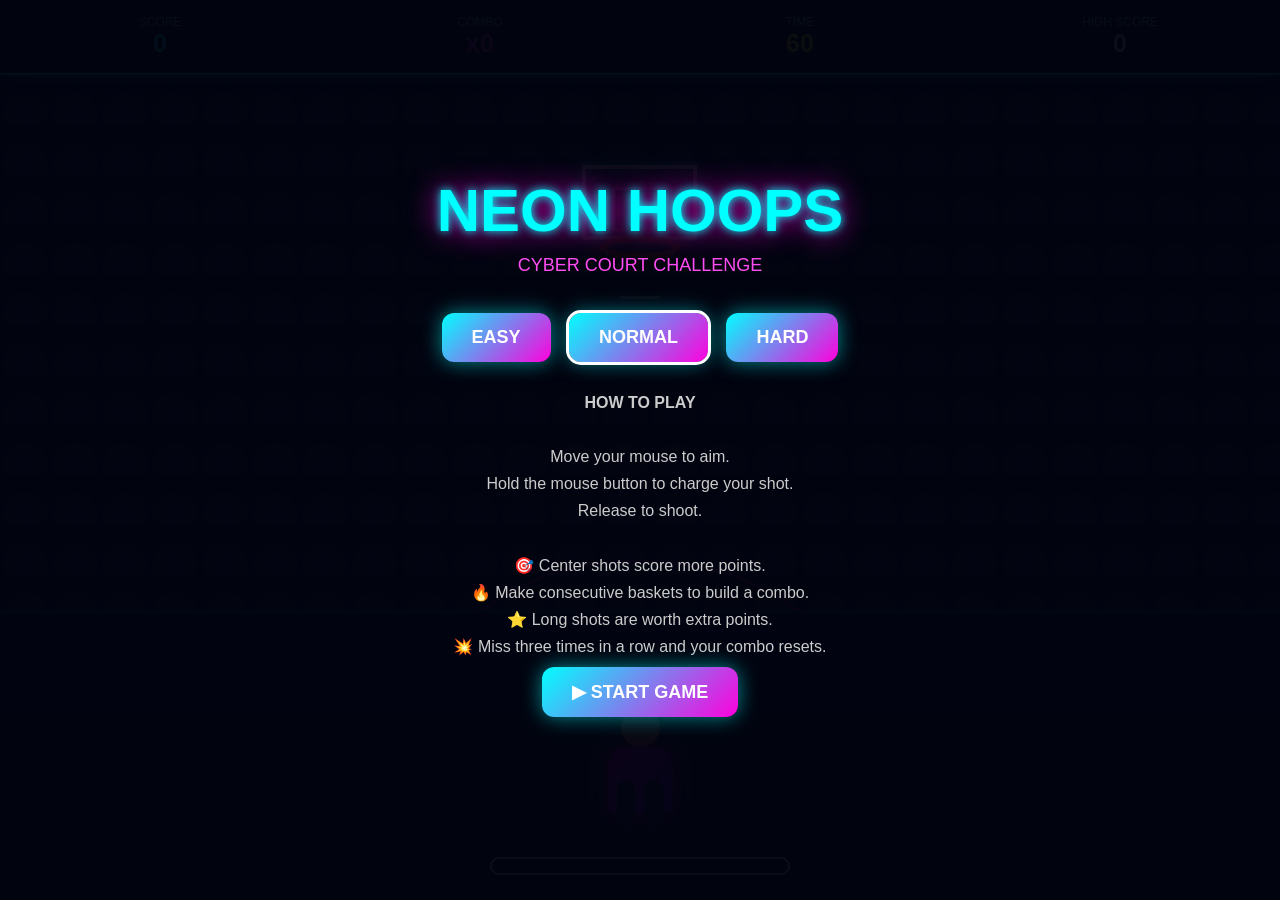
<file: games/neon-hoops/index.html>
<!DOCTYPE html>
<html lang="en">
<head>
<meta charset="UTF-8">
<meta name="viewport" content="width=device-width, initial-scale=1.0">
<title>Neon Hoops</title>

<style>
* {
    box-sizing: border-box;
}

body {
    margin: 0;
    background:
        radial-gradient(circle at 50% 20%, #18204d 0%, #080b1c 45%, #03040b 100%);
    color: white;
    font-family: Arial, sans-serif;
    overflow: hidden;
}

#game {
    width: 100vw;
    height: 100vh;
    position: relative;
    overflow: hidden;
}

/* TOP BAR */

#topbar {
    position: absolute;
    top: 0;
    left: 0;
    width: 100%;
    height: 75px;
    background: rgba(5, 8, 25, .9);
    border-bottom: 2px solid #00ffff;
    box-shadow: 0 0 20px #00ffff88;
    display: flex;
    align-items: center;
    justify-content: space-around;
    z-index: 50;
}

.stat {
    text-align: center;
    min-width: 100px;
}

.statLabel {
    font-size: 12px;
    color: #80ffff;
    text-transform: uppercase;
}

.statValue {
    font-size: 25px;
    font-weight: bold;
}

#score {
    color: #00ffff;
}

#combo {
    color: #ff4df3;
}

#timer {
    color: #ffff00;
}

/* COURT */

#court {
    position: absolute;
    left: 0;
    right: 0;
    top: 75px;
    bottom: 0;
    background:
        linear-gradient(rgba(0,255,255,.04) 2px, transparent 2px),
        linear-gradient(90deg, rgba(0,255,255,.04) 2px, transparent 2px),
        radial-gradient(circle at 50% 80%, #162b50, #080b19 70%);
    background-size: 50px 50px;
}

/* COURT FLOOR */

#floor {
    position: absolute;
    left: 0;
    right: 0;
    bottom: 0;
    height: 35%;
    background:
        repeating-linear-gradient(
            90deg,
            rgba(0,255,255,.05) 0px,
            rgba(0,255,255,.05) 2px,
            transparent 2px,
            transparent 100px
        ),
        linear-gradient(#0c1730, #050914);
    border-top: 2px solid #00ffff66;
}

/* THREE POINT ARC */

#arc {
    position: absolute;
    width: 520px;
    height: 250px;
    border: 3px solid #ff00dd88;
    border-bottom: none;
    border-radius: 500px 500px 0 0;
    left: 50%;
    bottom: 90px;
    transform: translateX(-50%);
}

/* HOOP */

#hoop {
    position: absolute;
    width: 170px;
    height: 150px;
    left: 50%;
    top: 90px;
    transform: translateX(-50%);
    transition: left .15s;
    z-index: 15;
}

#backboard {
    position: absolute;
    width: 115px;
    height: 75px;
    left: 27px;
    top: 0;
    border: 4px solid white;
    background: rgba(0,255,255,.08);
    box-shadow:
        0 0 12px #00ffff,
        inset 0 0 15px #00ffff44;
}

#backboard::after {
    content: "";
    position: absolute;
    width: 55px;
    height: 38px;
    left: 26px;
    bottom: 5px;
    border: 3px solid #ff4df3;
    box-shadow: 0 0 10px #ff4df3;
}

#rim {
    position: absolute;
    width: 80px;
    height: 25px;
    border: 7px solid #ff4d00;
    border-radius: 50%;
    left: 45px;
    top: 70px;
    box-shadow: 0 0 18px #ff4d00;
    background: rgba(255,100,0,.1);
}

#net {
    position: absolute;
    left: 51px;
    top: 86px;
    width: 68px;
    height: 48px;
    border-left: 2px solid white;
    border-right: 2px solid white;
    border-bottom: 3px solid white;
    clip-path: polygon(0 0,100% 0,80% 100%,20% 100%);
    opacity: .7;
}

/* BALL */

#ball {
    position: absolute;
    width: 48px;
    height: 48px;
    border-radius: 50%;
    background:
        radial-gradient(circle at 35% 30%, #fff 0 5%, #ff9b00 6% 30%, #ff6200 31% 100%);
    box-shadow:
        0 0 10px #ff7100,
        0 0 25px #ff4500;
    z-index: 30;
    display: none;
}

#ball::before {
    content: "";
    position: absolute;
    width: 46px;
    height: 46px;
    border-right: 3px solid #331000;
    border-radius: 50%;
    transform: rotate(35deg);
}

#ball::after {
    content: "";
    position: absolute;
    width: 45px;
    height: 10px;
    top: 18px;
    border-top: 3px solid #331000;
    border-radius: 50%;
}

/* PLAYER */

#player {
    position: absolute;
    bottom: 70px;
    left: 50%;
    transform: translateX(-50%);
    width: 90px;
    height: 125px;
    z-index: 20;
}

.head {
    width: 45px;
    height: 45px;
    border-radius: 50%;
    background: #ffb37a;
    margin: auto;
    border: 3px solid #111;
}

.body {
    width: 65px;
    height: 65px;
    margin: -2px auto;
    background: linear-gradient(135deg,#ff00dd,#5a00ff);
    border-radius: 15px 15px 8px 8px;
    box-shadow: 0 0 20px #ff00dd;
}

.leg {
    position: absolute;
    width: 18px;
    height: 50px;
    background: #202050;
    bottom: 0;
    border-radius: 10px;
}

.leg.left {
    left: 22px;
}

.leg.right {
    right: 22px;
}

/* POWER BAR */

#powerContainer {
    position: absolute;
    bottom: 25px;
    left: 50%;
    transform: translateX(-50%);
    width: 300px;
    height: 18px;
    border: 2px solid white;
    border-radius: 20px;
    overflow: hidden;
    z-index: 60;
}

#power {
    width: 0%;
    height: 100%;
    background: linear-gradient(90deg,#00ffff,#ff00dd,#ffff00);
}

/* CROSSHAIR */

#aim {
    position: absolute;
    width: 35px;
    height: 35px;
    border: 2px solid #00ffff;
    border-radius: 50%;
    pointer-events: none;
    z-index: 70;
    box-shadow: 0 0 12px #00ffff;
    display: none;
}

#aim::before,
#aim::after {
    content: "";
    position: absolute;
    background: #00ffff;
}

#aim::before {
    width: 50px;
    height: 2px;
    top: 15px;
    left: -9px;
}

#aim::after {
    width: 2px;
    height: 50px;
    left: 15px;
    top: -9px;
}

/* MESSAGE */

#message {
    position: absolute;
    top: 110px;
    left: 50%;
    transform: translateX(-50%);
    font-size: 28px;
    font-weight: bold;
    color: #fff;
    text-shadow:
        0 0 8px #00ffff,
        0 0 20px #ff00dd;
    z-index: 80;
    pointer-events: none;
}

/* START SCREEN */

#startScreen,
#gameOver {
    position: absolute;
    inset: 0;
    background: rgba(2,4,15,.96);
    display: flex;
    flex-direction: column;
    align-items: center;
    justify-content: center;
    z-index: 200;
}

#startScreen h1,
#gameOver h1 {
    font-size: 60px;
    margin: 0;
    color: #00ffff;
    text-shadow:
        0 0 10px #00ffff,
        0 0 30px #ff00dd;
}

.subtitle {
    color: #ff4df3;
    font-size: 18px;
    margin: 10px 0 30px;
}

button {
    background: linear-gradient(135deg,#00ffff,#ff00dd);
    border: none;
    color: white;
    font-size: 18px;
    font-weight: bold;
    padding: 14px 30px;
    border-radius: 12px;
    cursor: pointer;
    box-shadow: 0 0 20px #00ffff88;
    margin: 7px;
}

button:hover {
    transform: scale(1.05);
}

.instructions {
    max-width: 550px;
    text-align: center;
    color: #ccc;
    line-height: 1.7;
}

/* DIFFICULTY */

#difficulty {
    margin-bottom: 20px;
}

.selected {
    outline: 3px solid white;
}

/* MOBILE */

#shootButton {
    position: absolute;
    bottom: 55px;
    right: 25px;
    z-index: 100;
    display: none;
}

@media(max-width:700px) {
    #startScreen h1,
    #gameOver h1 {
        font-size: 40px;
    }

    #arc {
        width: 350px;
    }

    #shootButton {
        display: block;
    }

    .statValue {
        font-size: 18px;
    }

    .stat {
        min-width: 70px;
    }
}
</style>
</head>

<body>

<div id="game">

    <div id="topbar">
        <div class="stat">
            <div class="statLabel">Score</div>
            <div class="statValue" id="score">0</div>
        </div>

        <div class="stat">
            <div class="statLabel">Combo</div>
            <div class="statValue" id="combo">x0</div>
        </div>

        <div class="stat">
            <div class="statLabel">Time</div>
            <div class="statValue" id="timer">60</div>
        </div>

        <div class="stat">
            <div class="statLabel">High Score</div>
            <div class="statValue" id="highScore">0</div>
        </div>
    </div>

    <div id="court">

        <div id="arc"></div>

        <div id="hoop">
            <div id="backboard"></div>
            <div id="rim"></div>
            <div id="net"></div>
        </div>

        <div id="ball"></div>

        <div id="player">
            <div class="head"></div>
            <div class="body"></div>
            <div class="leg left"></div>
            <div class="leg right"></div>
        </div>

        <div id="floor"></div>

        <div id="aim"></div>

        <div id="message"></div>

        <div id="powerContainer">
            <div id="power"></div>
        </div>

        <button id="shootButton" onclick="shoot()">🏀 SHOOT</button>

    </div>

    <!-- START -->

    <div id="startScreen">

        <h1>NEON HOOPS</h1>

        <div class="subtitle">
            CYBER COURT CHALLENGE
        </div>

        <div id="difficulty">
            <button onclick="setDifficulty('easy')" id="easyBtn">
                EASY
            </button>

            <button onclick="setDifficulty('normal')" id="normalBtn" class="selected">
                NORMAL
            </button>

            <button onclick="setDifficulty('hard')" id="hardBtn">
                HARD
            </button>
        </div>

        <div class="instructions">
            <b>HOW TO PLAY</b><br><br>

            Move your mouse to aim.<br>
            Hold the mouse button to charge your shot.<br>
            Release to shoot.<br><br>

            🎯 Center shots score more points.<br>
            🔥 Make consecutive baskets to build a combo.<br>
            ⭐ Long shots are worth extra points.<br>
            💥 Miss three times in a row and your combo resets.
        </div>

        <button onclick="startGame()">
            ▶ START GAME
        </button>

    </div>

    <!-- GAME OVER -->

    <div id="gameOver" style="display:none">

        <h1>TIME'S UP!</h1>

        <div class="subtitle">
            FINAL SCORE
        </div>

        <div id="finalScore"
             style="font-size:50px;color:#ffff00;margin:20px;">
            0
        </div>

        <div id="finalMessage"
             style="font-size:20px;margin-bottom:20px;">
        </div>

        <button onclick="startGame()">
            🔄 PLAY AGAIN
        </button>

        <button onclick="showStart()">
            MENU
        </button>

    </div>

</div>

<script>

/* =========================
   GAME VARIABLES
========================= */

let score = 0;
let combo = 0;
let timeLeft = 60;
let highScore = Number(localStorage.getItem("neonHoopsHighScore")) || 0;

let playing = false;
let charging = false;
let chargePower = 0;
let chargeDirection = 1;

let timerInterval;
let hoopInterval;

let difficulty = "normal";

let mouseX = window.innerWidth / 2;
let mouseY = window.innerHeight / 2;

const hoop = document.getElementById("hoop");
const ball = document.getElementById("ball");
const aim = document.getElementById("aim");
const power = document.getElementById("power");

document.getElementById("highScore").textContent = highScore;


/* =========================
   DIFFICULTY
========================= */

function setDifficulty(level) {

    difficulty = level;

    document.querySelectorAll("#difficulty button")
        .forEach(b => b.classList.remove("selected"));

    document.getElementById(level + "Btn")
        .classList.add("selected");
}


/* =========================
   START GAME
========================= */

function startGame() {

    document.getElementById("startScreen").style.display = "none";
    document.getElementById("gameOver").style.display = "none";

    score = 0;
    combo = 0;
    timeLeft = 60;

    playing = true;

    updateUI();

    moveHoop();

    clearInterval(timerInterval);
    clearInterval(hoopInterval);

    timerInterval = setInterval(() => {

        if (!playing) return;

        timeLeft--;

        updateUI();

        if (timeLeft <= 0) {
            endGame();
        }

    }, 1000);

    let speed = 1800;

    if (difficulty === "easy") speed = 2400;
    if (difficulty === "hard") speed = 1200;

    hoopInterval = setInterval(moveHoop, speed);

    showMessage("GET READY!");

    setTimeout(() => {
        if (playing) showMessage("");
    }, 1200);
}


/* =========================
   HOOP MOVEMENT
========================= */

function moveHoop() {

    if (!playing) return;

    const courtWidth = window.innerWidth;

    let min = 100;
    let max = courtWidth - 270;

    if (difficulty === "hard") {
        min = 60;
        max = courtWidth - 220;
    }

    const x = min + Math.random() * (max - min);

    hoop.style.left = x + "px";
    hoop.style.transform = "none";
}


/* =========================
   MOUSE AIM
========================= */

document.addEventListener("mousemove", e => {

    mouseX = e.clientX;
    mouseY = e.clientY;

    if (!playing) return;

    aim.style.display = "block";

    aim.style.left =
        (mouseX - 17) + "px";

    aim.style.top =
        (mouseY - 17) + "px";
});


/* =========================
   CHARGE SHOT
========================= */

document.addEventListener("mousedown", e => {

    if (!playing) return;

    if (e.target.tagName === "BUTTON") return;

    charging = true;

    chargePower = 0;
    chargeDirection = 1;

    chargeLoop();
});


function chargeLoop() {

    if (!charging) return;

    chargePower += chargeDirection * 3;

    if (chargePower >= 100) {
        chargePower = 100;
        chargeDirection = -1;
    }

    if (chargePower <= 0) {
        chargePower = 0;
        chargeDirection = 1;
    }

    power.style.width = chargePower + "%";

    requestAnimationFrame(chargeLoop);
}


document.addEventListener("mouseup", e => {

    if (!charging) return;

    charging = false;

    shoot();
});


/* =========================
   SHOOT
========================= */

function shoot() {

    if (!playing) return;

    if (chargePower < 10) {
        chargePower = 50;
    }

    power.style.width = "0%";

    const rimRect =
        document.getElementById("rim").getBoundingClientRect();

    const targetX =
        rimRect.left + rimRect.width / 2;

    const targetY =
        rimRect.top + rimRect.height / 2;

    const distance =
        Math.hypot(
            mouseX - targetX,
            mouseY - targetY
        );

    /*
       Accuracy depends on
       how close the aim is
       to the hoop.
    */

    let accuracy = Math.max(
        0,
        1 - distance / 180
    );

    /*
       Power also matters.
    */

    let powerAccuracy =
        1 - Math.abs(chargePower - 65) / 100;

    let chance =
        accuracy * .75 +
        powerAccuracy * .25;

    if (difficulty === "easy")
        chance += .15;

    if (difficulty === "hard")
        chance -= .12;

    chance = Math.max(0, Math.min(1, chance));

    const made = Math.random() < chance;

    animateBall(
        targetX,
        targetY,
        made
    );
}


/* =========================
   BALL ANIMATION
========================= */

function animateBall(targetX, targetY, made) {

    const playerRect =
        document.getElementById("player")
        .getBoundingClientRect();

    const startX =
        playerRect.left + playerRect.width / 2;

    const startY =
        playerRect.top + 20;

    ball.style.display = "block";

    ball.style.left =
        (startX - 24) + "px";

    ball.style.top =
        (startY - 24) + "px";

    const startTime = performance.now();

    const duration = 650;

    function animate(now) {

        const progress =
            Math.min(
                1,
                (now - startTime) / duration
            );

        const x =
            startX +
            (targetX - startX) * progress;

        const baseY =
            startY +
            (targetY - startY) * progress;

        const arc =
            Math.sin(progress * Math.PI) * -180;

        const y =
            baseY + arc;

        ball.style.left =
            (x - 24) + "px";

        ball.style.top =
            (y - 24) + "px";

        ball.style.transform =
            `rotate(${progress * 720}deg)`;

        if (progress < 1) {

            requestAnimationFrame(animate);

        } else {

            ball.style.display = "none";

            if (made) {

                scoreBasket();

            } else {

                missBasket();

            }
        }
    }

    requestAnimationFrame(animate);
}


/* =========================
   SCORE
========================= */

function scoreBasket() {

    combo++;

    let points = 2;

    /*
       Combo bonus
    */

    points += Math.min(combo - 1, 10);

    /*
       Long shot
    */

    const playerRect =
        document.getElementById("player")
        .getBoundingClientRect();

    const rimRect =
        document.getElementById("rim")
        .getBoundingClientRect();

    const distance =
        Math.abs(
            playerRect.top -
            rimRect.top
        );

    if (distance > 350) {

        points += 3;

        showMessage("🔥 LONG SHOT! +" + points);

    } else {

        showMessage("🏀 SWISH! +" + points);

    }

    score += points;

    updateUI();

    /*
       Screen flash
    */

    document.body.style.background =
        "#ffffff";

    setTimeout(() => {

        document.body.style.background =
            "";

    }, 70);
}


/* =========================
   MISS
========================= */

function missBasket() {

    combo = 0;

    showMessage("MISS!");

    updateUI();
}


/* =========================
   UI
========================= */

function updateUI() {

    document.getElementById("score")
        .textContent = score;

    document.getElementById("combo")
        .textContent = "x" + combo;

    document.getElementById("timer")
        .textContent = timeLeft;

    document.getElementById("highScore")
        .textContent = highScore;
}


/* =========================
   MESSAGE
========================= */

let messageTimeout;

function showMessage(text) {

    const message =
        document.getElementById("message");

    message.textContent = text;

    clearTimeout(messageTimeout);

    messageTimeout = setTimeout(() => {

        message.textContent = "";

    }, 1000);
}


/* =========================
   END GAME
========================= */

function endGame() {

    playing = false;

    clearInterval(timerInterval);
    clearInterval(hoopInterval);

    aim.style.display = "none";

    if (score > highScore) {

        highScore = score;

        localStorage.setItem(
            "neonHoopsHighScore",
            highScore
        );
    }

    document.getElementById("finalScore")
        .textContent = score;

    let message = "";

    if (score >= 100) {
        message = "🏆 LEGENDARY SHOOTER!";
    } else if (score >= 60) {
        message = "🔥 AMAZING GAME!";
    } else if (score >= 30) {
        message = "⭐ GREAT JOB!";
    } else {
        message = "🏀 KEEP PRACTICING!";
    }

    document.getElementById("finalMessage")
        .textContent = message;

    document.getElementById("gameOver")
        .style.display = "flex";
}


/* =========================
   MENU
========================= */

function showStart() {

    playing = false;

    clearInterval(timerInterval);
    clearInterval(hoopInterval);

    document.getElementById("gameOver")
        .style.display = "none";

    document.getElementById("startScreen")
        .style.display = "flex";
}


/* =========================
   KEYBOARD
========================= */

document.addEventListener("keydown", e => {

    if (e.code === "Space") {

        e.preventDefault();

        if (playing && !charging) {

            charging = true;
            chargePower = 0;
            chargeDirection = 1;

            chargeLoop();
        }
    }
});


document.addEventListener("keyup", e => {

    if (e.code === "Space") {

        if (charging) {

            charging = false;

            shoot();
        }
    }
});


/* =========================
   MOBILE TOUCH
========================= */

let touchStart = false;

document.getElementById("shootButton")
.addEventListener("touchstart", e => {

    e.preventDefault();

    if (!playing) return;

    shoot();
});


/* =========================
   RESIZE
========================= */

window.addEventListener("resize", () => {

    if (playing) {
        moveHoop();
    }

});

</script>

</body>
</html>
</file>
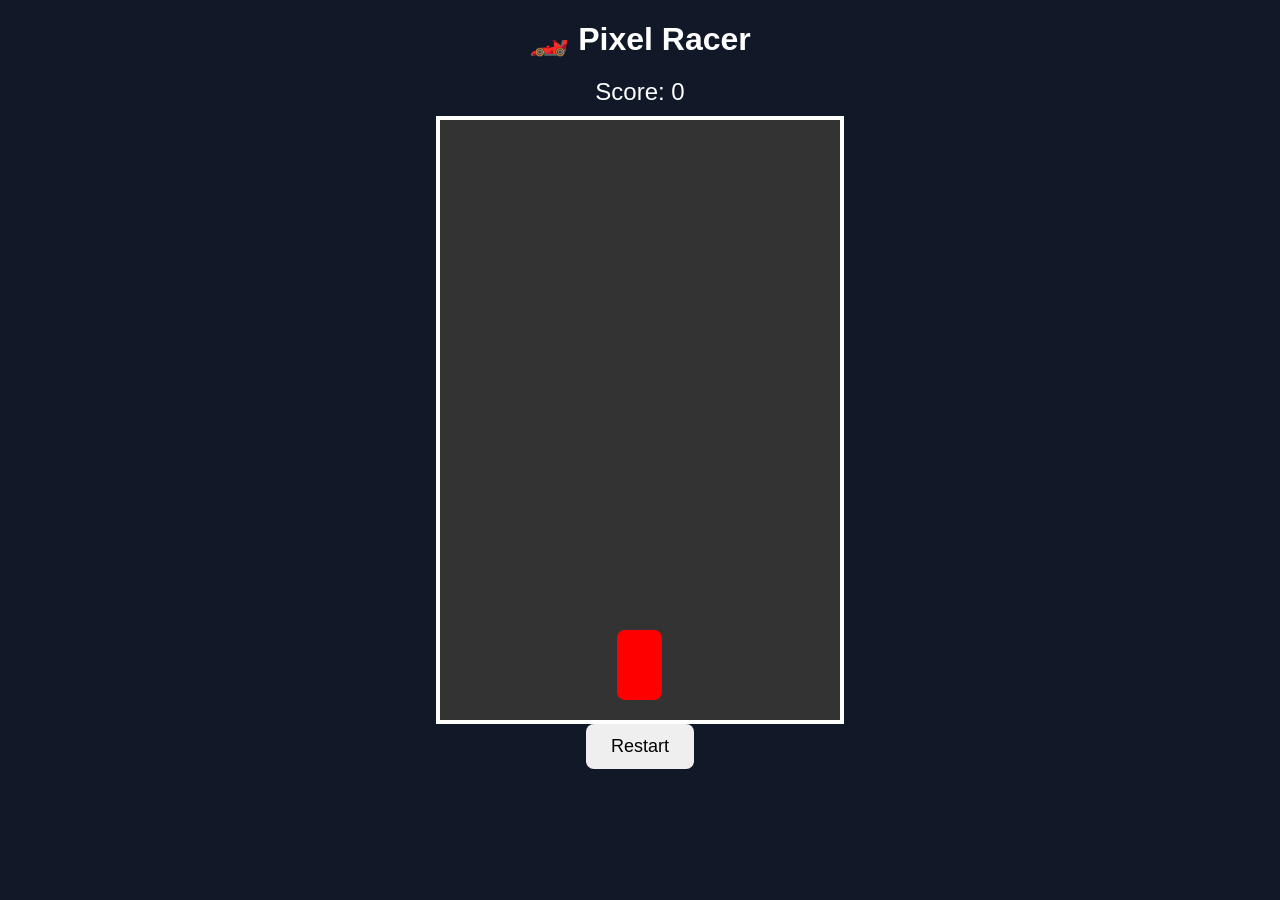
<file: games/pixel-racer/index.html>
<!DOCTYPE html>
<html lang="en">
<head>
  <meta charset="UTF-8">
  <meta name="viewport" content="width=device-width, initial-scale=1.0">
  <title>Pixel Racer</title>

  <style>
    body {
      margin: 0;
      background: #111827;
      color: white;
      font-family: Arial, sans-serif;
      text-align: center;
    }

    h1 {
      margin: 20px;
    }

    #game {
      position: relative;
      width: 400px;
      height: 600px;
      max-width: 90vw;
      margin: auto;
      background: #333;
      overflow: hidden;
      border: 4px solid white;
    }

    #player {
      position: absolute;
      width: 45px;
      height: 70px;
      background: red;
      bottom: 20px;
      left: 177px;
      border-radius: 8px;
    }

    .enemy {
      position: absolute;
      width: 45px;
      height: 70px;
      background: yellow;
      border-radius: 8px;
    }

    #score {
      font-size: 24px;
      margin: 10px;
    }

    button {
      padding: 12px 25px;
      font-size: 18px;
      cursor: pointer;
      border: none;
      border-radius: 8px;
    }
  </style>
</head>

<body>

  <h1>🏎️ Pixel Racer</h1>

  <div id="score">Score: 0</div>

  <div id="game">
    <div id="player"></div>
  </div>

  <button onclick="restartGame()">Restart</button>

  <script>
    const player = document.getElementById("player");
    const game = document.getElementById("game");
    const scoreText = document.getElementById("score");

    let playerX = 177;
    let score = 0;
    let gameOver = false;

    document.addEventListener("keydown", function(event) {
      if (event.key === "ArrowLeft" && playerX > 0) {
        playerX -= 20;
      }

      if (event.key === "ArrowRight" && playerX < 355) {
        playerX += 20;
      }

      player.style.left = playerX + "px";
    });

    function createEnemy() {
      if (gameOver) return;

      const enemy = document.createElement("div");
      enemy.className = "enemy";

      let enemyX = Math.floor(Math.random() * 355);
      let enemyY = -70;

      enemy.style.left = enemyX + "px";
      enemy.style.top = enemyY + "px";

      game.appendChild(enemy);

      const move = setInterval(function() {
        if (gameOver) {
          clearInterval(move);
          enemy.remove();
          return;
        }

        enemyY += 5;
        enemy.style.top = enemyY + "px";

        const playerRect = player.getBoundingClientRect();
        const enemyRect = enemy.getBoundingClientRect();

        if (
          playerRect.left < enemyRect.right &&
          playerRect.right > enemyRect.left &&
          playerRect.top < enemyRect.bottom &&
          playerRect.bottom > enemyRect.top
        ) {
          gameOver = true;
          alert("Game Over! Score: " + score);
          clearInterval(move);
        }

        if (enemyY > 600) {
          clearInterval(move);
          enemy.remove();

          score++;
          scoreText.textContent = "Score: " + score;
        }
      }, 30);
    }

    setInterval(createEnemy, 1200);

    function restartGame() {
      location.reload();
    }
  </script>

</body>
</html>
</file>
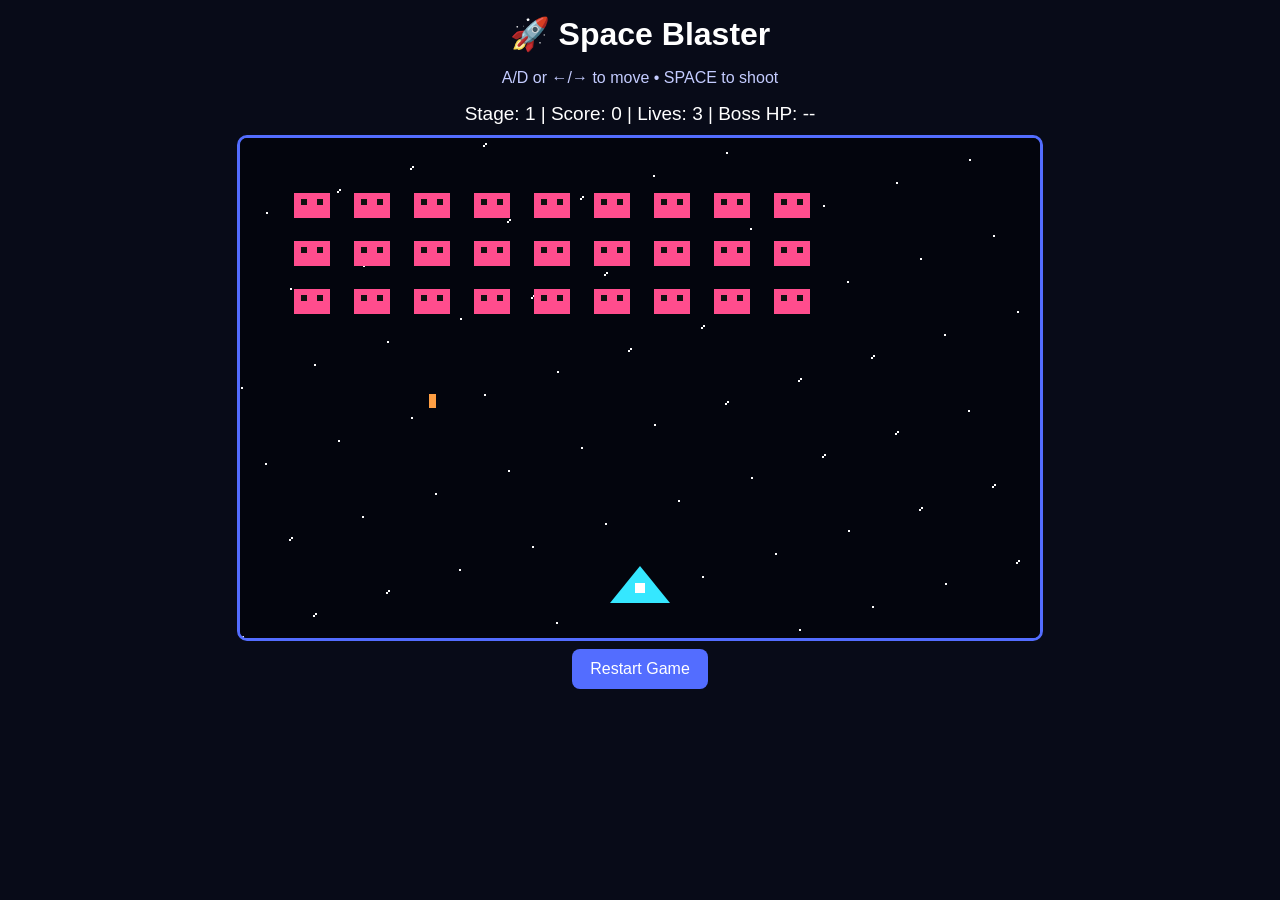
<file: games/space-blaster/index.html>
<!DOCTYPE html>
<html lang="en">
<head>
<meta charset="UTF-8">
<meta name="viewport" content="width=device-width, initial-scale=1.0">
<title>Space Blaster</title>

<style>
body {
  margin: 0;
  background: #080b18;
  color: white;
  font-family: Arial, sans-serif;
  text-align: center;
}

h1 {
  margin: 15px 0 5px;
}

p {
  color: #c4ccff;
}

#info {
  font-size: 19px;
  margin: 10px;
}

canvas {
  display: block;
  margin: auto;
  max-width: 96%;
  background: #03050d;
  border: 3px solid #536dff;
  border-radius: 10px;
}

button {
  padding: 11px 18px;
  margin: 8px;
  border: none;
  border-radius: 8px;
  background: #536dff;
  color: white;
  font-size: 16px;
  cursor: pointer;
}

#upgradeBox {
  display: none;
  position: fixed;
  inset: 0;
  background: rgba(0,0,0,.85);
  align-items: center;
  justify-content: center;
  z-index: 5;
}

.card {
  background: #151a35;
  border: 2px solid #6677ff;
  border-radius: 14px;
  padding: 22px;
  width: min(500px, 90vw);
}

.card button {
  display: block;
  width: 100%;
  margin: 10px 0;
}
</style>
</head>

<body>

<h1>🚀 Space Blaster</h1>

<p>
A/D or ←/→ to move • SPACE to shoot
</p>

<div id="info">
Stage: <span id="stage">1</span> |
Score: <span id="score">0</span> |
Lives: <span id="lives">3</span> |
Boss HP: <span id="bossHP">--</span>
</div>

<canvas id="game" width="800" height="500"></canvas>

<button onclick="startGame()">Restart Game</button>

<div id="upgradeBox">

  <div class="card">

    <h2>⭐ Choose Your Stage 2 Upgrade!</h2>

    <p>Pick ONE upgrade:</p>

    <button onclick="chooseUpgrade('rapid')">
      ⚡ Rapid Fire
    </button>

    <button onclick="chooseUpgrade('power')">
      💥 Power Shot
    </button>

    <button onclick="chooseUpgrade('triple')">
      🔱 Triple Shot
    </button>

  </div>

</div>

<script>

const canvas = document.getElementById("game");
const ctx = canvas.getContext("2d");

const scoreText = document.getElementById("score");
const livesText = document.getElementById("lives");
const stageText = document.getElementById("stage");
const bossHPText = document.getElementById("bossHP");
const upgradeBox = document.getElementById("upgradeBox");

const keys = {};

let player;
let bullets;
let enemies;
let enemyBullets;
let boss;

let score;
let lives;
let stage;
let upgrade;

let gameOver;
let gameMode;

let lastShot;
let enemyMove;
let enemyDirection;
let enemyShootTimer;


/* CONTROLS */

document.addEventListener("keydown", function(event) {

  keys[event.key.toLowerCase()] = true;

  if (event.code === "Space") {

    event.preventDefault();

    if (gameMode === "playing") {
      shoot();
    }

  }

});


document.addEventListener("keyup", function(event) {

  keys[event.key.toLowerCase()] = false;

});


/* START */

function startGame() {

  player = {
    x: 370,
    y: 440,
    width: 60,
    height: 25,
    speed: 7
  };

  bullets = [];
  enemies = [];
  enemyBullets = [];

  boss = null;

  score = 0;
  lives = 3;
  stage = 1;

  upgrade = null;

  gameOver = false;
  gameMode = "playing";

  lastShot = 0;

  enemyMove = 0;
  enemyDirection = 1;
  enemyShootTimer = 0;

  upgradeBox.style.display = "none";

  createEnemies(27);

  updateUI();

  requestAnimationFrame(gameLoop);
}


/* CREATE ENEMIES */

function createEnemies(amount) {

  enemies = [];

  let columns;

  if (stage === 1) {
    columns = 9;
  } else {
    columns = 12;
  }

  for (let i = 0; i < amount; i++) {

    let column = i % columns;
    let row = Math.floor(i / columns);

    enemies.push({

      x: 45 + column * 60,

      y: 55 + row * 48,

      width: 36,

      height: 25,

      alive: true

    });

  }

}


/* UPGRADE */

function chooseUpgrade(type) {

  upgrade = type;

  upgradeBox.style.display = "none";

  stage = 2;

  gameMode = "playing";

  bullets = [];

  enemyBullets = [];

  boss = null;

  enemyMove = 0;

  enemyDirection = 1;

  enemyShootTimer = 0;

  createEnemies(48);

  updateUI();

  requestAnimationFrame(gameLoop);

}


/* SHOOT */

function shoot() {

  let now = performance.now();

  let fireDelay = 220;

  if (upgrade === "rapid") {
    fireDelay = 100;
  }

  if (now - lastShot < fireDelay) {
    return;
  }

  lastShot = now;


  /* TRIPLE SHOT */

  if (upgrade === "triple") {

    bullets.push({

      x: player.x + 27,
      y: player.y - 15,

      width: 6,
      height: 14,

      speed: 10,

      damage: 1

    });


    bullets.push({

      x: player.x + 12,
      y: player.y - 10,

      width: 6,
      height: 14,

      speed: 10,

      damage: 1

    });


    bullets.push({

      x: player.x + 42,
      y: player.y - 10,

      width: 6,
      height: 14,

      speed: 10,

      damage: 1

    });

    return;
  }


  /* NORMAL / POWER SHOT */

  bullets.push({

    x: player.x + 27,

    y: player.y - 15,

    width: 6,

    height: 14,

    speed: 10,

    damage: upgrade === "power" ? 2 : 1

  });

}


/* COLLISION */

function collision(a, b) {

  return (

    a.x < b.x + b.width &&

    a.x + a.width > b.x &&

    a.y < b.y + b.height &&

    a.y + a.height > b.y

  );

}


/* UI */

function updateUI() {

  scoreText.textContent = score;

  livesText.textContent = lives;

  stageText.textContent = stage;

  if (boss) {

    bossHPText.textContent =
      boss.health + " / " + boss.maxHealth;

  } else {

    bossHPText.textContent = "--";

  }

}


/* LOSE LIFE */

function loseLife() {

  lives--;

  updateUI();

  if (lives <= 0) {

    gameOver = true;

    gameMode = "gameover";

  }

}


/* UPDATE */

function update() {

  if (gameMode !== "playing") {
    return;
  }


  /* PLAYER */

  if (keys["arrowleft"] || keys["a"]) {
    player.x -= player.speed;
  }

  if (keys["arrowright"] || keys["d"]) {
    player.x += player.speed;
  }


  if (player.x < 5) {
    player.x = 5;
  }

  if (player.x > canvas.width - player.width - 5) {
    player.x =
      canvas.width - player.width - 5;
  }


  /* PLAYER BULLETS */

  for (let i = bullets.length - 1; i >= 0; i--) {

    bullets[i].y -= bullets[i].speed;

    if (bullets[i].y < -30) {

      bullets.splice(i, 1);

    }

  }


  /* BOSS */

  if (boss) {

    updateBoss();

  }


  /* ENEMY MOVEMENT */

  if (!boss) {

    enemyMove++;

    if (enemyMove > 18) {

      enemyMove = 0;

      let edge = false;

      for (const enemy of enemies) {

        if (!enemy.alive) continue;

        enemy.x += enemyDirection * 3;

        if (
          enemy.x < 10 ||
          enemy.x + enemy.width > 790
        ) {

          edge = true;

        }

      }


      if (edge) {

        enemyDirection *= -1;

        for (const enemy of enemies) {

          if (enemy.alive) {
            enemy.y += 12;
          }

        }

      }

    }

  }


  /* ENEMY SHOOTING */

  enemyShootTimer++;

  if (enemyShootTimer > 40) {

    enemyShootTimer = 0;

    let aliveEnemies =
      enemies.filter(enemy => enemy.alive);

    if (aliveEnemies.length > 0) {

      let enemy =
        aliveEnemies[
          Math.floor(
            Math.random() *
            aliveEnemies.length
          )
        ];


      enemyBullets.push({

        x: enemy.x + enemy.width / 2,

        y: enemy.y + enemy.height,

        width: 7,

        height: 14,

        speed: stage === 2 ? 5 : 4

      });

    }

  }


  /* ENEMY BULLETS */

  for (
    let i = enemyBullets.length - 1;
    i >= 0;
    i--
  ) {

    let bullet = enemyBullets[i];

    bullet.y += bullet.speed;


    if (collision(bullet, player)) {

      enemyBullets.splice(i, 1);

      loseLife();

      continue;

    }


    if (bullet.y > 520) {

      enemyBullets.splice(i, 1);

    }

  }


  /* PLAYER BULLETS */

  for (
    let i = bullets.length - 1;
    i >= 0;
    i--
  ) {

    let bullet = bullets[i];


    /* BOSS HIT */

    if (boss && collision(bullet, boss)) {

      boss.health -= bullet.damage;

      score += 5;

      bullets.splice(i, 1);

      updateUI();


      if (boss.health <= 0) {

        defeatBoss();

      }

      continue;

    }


    /* LITTLE ENEMY HIT */

    for (const enemy of enemies) {

      if (
        enemy.alive &&
        collision(bullet, enemy)
      ) {

        enemy.alive = false;

        score += 10;

        bullets.splice(i, 1);

        break;

      }

    }

  }


  /* CHECK IF ALL ENEMIES ARE DEAD */

  if (
    !boss &&
    enemies.length > 0 &&
    enemies.every(enemy => !enemy.alive)
  ) {

    createBoss();

  }

}


/* CREATE BOSS */

function createBoss() {

  if (stage === 1) {

    boss = {

      x: 290,

      y: 50,

      width: 220,

      height: 90,

      health: 30,

      maxHealth: 30,

      speed: 3,

      direction: 1,

      timer: 0

    };

  } else {

    boss = {

      x: 260,

      y: 45,

      width: 280,

      height: 105,

      health: 55,

      maxHealth: 55,

      speed: 4,

      direction: 1,

      timer: 0

    };

  }

  bullets = [];

  enemyBullets = [];

  updateUI();

}


/* BOSS UPDATE */

function updateBoss() {

  boss.x +=
    boss.speed *
    boss.direction;


  if (
    boss.x < 10 ||
    boss.x + boss.width > 790
  ) {

    boss.direction *= -1;

  }


  boss.timer++;


  let attackSpeed =
    stage === 1 ? 40 : 25;


  if (boss.timer > attackSpeed) {

    boss.timer = 0;


    let numberOfShots =
      stage === 1 ? 2 : 3;


    for (
      let i = 0;
      i < numberOfShots;
      i++
    ) {

      let shotX =
        boss.x +
        35 +
        i *
        (
          (boss.width - 70) /
          (numberOfShots - 1)
        );


      enemyBullets.push({

        x: shotX,

        y: boss.y + boss.height,

        width: 9,

        height: 18,

        speed: stage === 2 ? 6 : 5

      });

    }

  }

}


/* BOSS DEFEATED */

function defeatBoss() {

  if (stage === 1) {

    score += 500;

    boss = null;

    gameMode = "upgrade";

    stage = 2;

    updateUI();

    upgradeBox.style.display = "flex";

  }

  else {

    score += 1000;

    gameOver = true;

    gameMode = "win";

    updateUI();

  }

}


/* DRAW */

function draw() {

  /* BACKGROUND */

  ctx.fillStyle = "#03050d";

  ctx.fillRect(
    0,
    0,
    canvas.width,
    canvas.height
  );


  /* STARS */

  ctx.fillStyle = "white";

  for (let i = 0; i < 90; i++) {

    let x =
      (i * 97) %
      canvas.width;

    let y =
      (i * 53) %
      canvas.height;

    ctx.fillRect(
      x,
      y,
      2,
      2
    );

  }


  /* PLAYER */

  ctx.fillStyle = "#35e7ff";

  ctx.beginPath();

  ctx.moveTo(
    player.x + 30,
    player.y - 12
  );

  ctx.lineTo(
    player.x,
    player.y + 25
  );

  ctx.lineTo(
    player.x + 60,
    player.y + 25
  );

  ctx.closePath();

  ctx.fill();


  ctx.fillStyle = "white";

  ctx.fillRect(
    player.x + 25,
    player.y + 5,
    10,
    10
  );


  /* PLAYER BULLETS */

  ctx.fillStyle = "#ffe66d";

  for (const bullet of bullets) {

    ctx.fillRect(
      bullet.x,
      bullet.y,
      bullet.width,
      bullet.height
    );

  }


  /* LITTLE ENEMIES */

  for (const enemy of enemies) {

    if (!enemy.alive) continue;


    ctx.fillStyle =
      stage === 1
      ? "#ff4d8d"
      : "#35ff9b";


    ctx.fillRect(
      enemy.x,
      enemy.y,
      enemy.width,
      enemy.height
    );


    ctx.fillStyle = "#111";


    ctx.fillRect(
      enemy.x + 7,
      enemy.y + 6,
      6,
      6
    );


    ctx.fillRect(
      enemy.x + 23,
      enemy.y + 6,
      6,
      6
    );

  }


  /* BOSS */

  if (boss) {

    ctx.fillStyle =
      stage === 1
      ? "#9b30ff"
      : "#e639ff";


    ctx.fillRect(
      boss.x,
      boss.y,
      boss.width,
      boss.height
    );


    /* WINGS */

    ctx.fillStyle = "#ff304f";


    ctx.fillRect(
      boss.x - 35,
      boss.y + 25,
      35,
      45
    );


    ctx.fillRect(
      boss.x + boss.width,
      boss.y + 25,
      35,
      45
    );


    /* EYES */

    ctx.fillStyle = "#ffe600";


    ctx.fillRect(
      boss.x + 45,
      boss.y + 25,
      35,
      20
    );


    ctx.fillRect(
      boss.x + boss.width - 80,
      boss.y + 25,
      35,
      20
    );


    /* HEALTH BAR */

    ctx.fillStyle = "#333";

    ctx.fillRect(
      boss.x,
      boss.y - 18,
      boss.width,
      10
    );


    ctx.fillStyle = "#ff304f";

    ctx.fillRect(
      boss.x,
      boss.y - 18,
      boss.width *
      (boss.health / boss.maxHealth),
      10
    );

  }


  /* ENEMY BULLETS */

  ctx.fillStyle = "#ff9f43";

  for (const bullet of enemyBullets) {

    ctx.fillRect(
      bullet.x,
      bullet.y,
      bullet.width,
      bullet.height
    );

  }


  /* END SCREEN */

  if (
    gameMode === "win" ||
    gameMode === "gameover"
  ) {

    ctx.fillStyle =
      "rgba(0,0,0,.75)";

    ctx.fillRect(
      0,
      0,
      canvas.width,
      canvas.height
    );


    ctx.textAlign = "center";

    ctx.fillStyle = "white";

    ctx.font =
      "bold 40px Arial";


    if (gameMode === "win") {

      ctx.fillText(
        "🏆 YOU BEAT STAGE 2!",
        400,
        230
      );

    } else {

      ctx.fillText(
        "GAME OVER",
        400,
        230
      );

    }


    ctx.font =
      "22px Arial";


    ctx.fillText(
      "Score: " + score,
      400,
      275
    );


    ctx.textAlign = "left";

  }

}


/* GAME LOOP */

function gameLoop() {

  update();

  draw();

  if (!gameOver) {

    requestAnimationFrame(gameLoop);

  }

}


startGame();

</script>

</body>
</html>
</file>
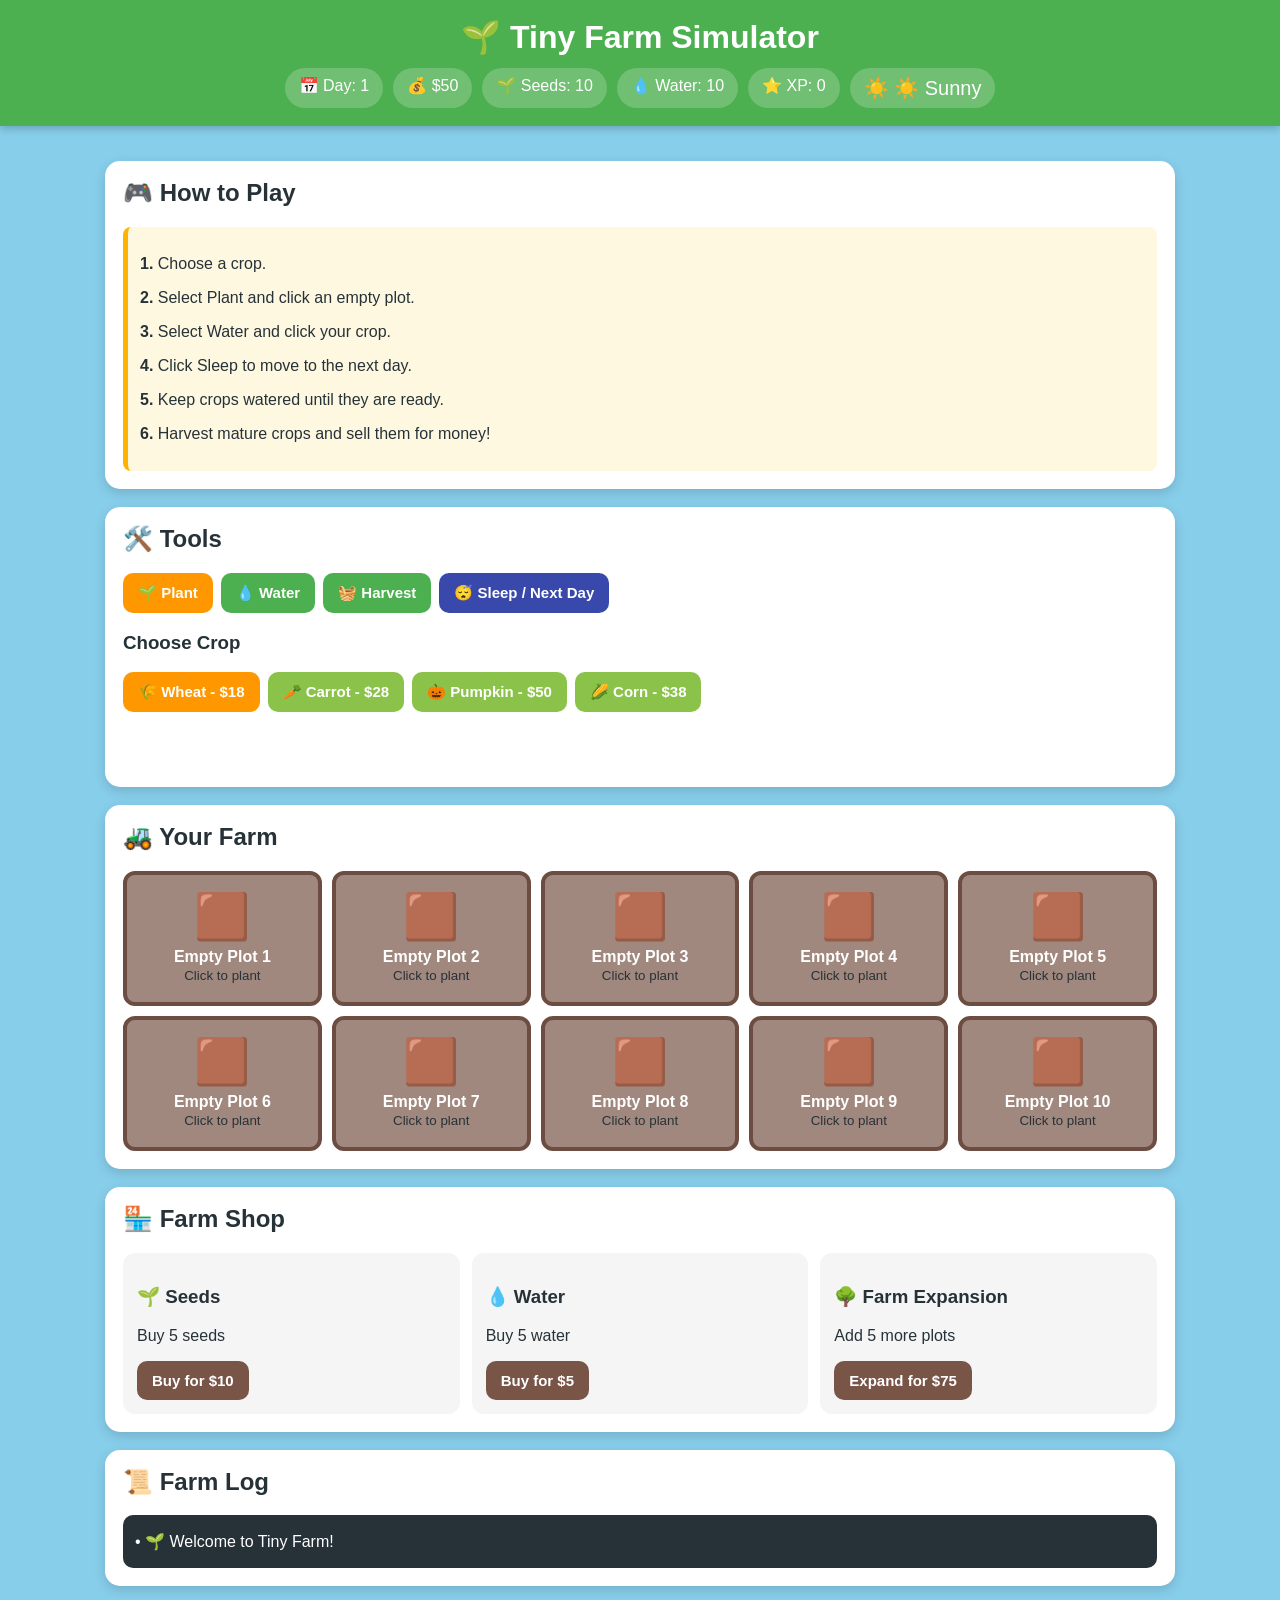
<file: games/tiny-farm/index.html>
<!DOCTYPE html>
<html lang="en">
<head>
<meta charset="UTF-8">
<meta name="viewport" content="width=device-width, initial-scale=1.0">
<title>Tiny Farm Simulator</title>

<style>
* {
  box-sizing: border-box;
}

body {
  margin: 0;
  font-family: Arial, sans-serif;
  background: #87ceeb;
  color: #263238;
}

header {
  background: #4caf50;
  color: white;
  padding: 18px;
  text-align: center;
  box-shadow: 0 3px 8px rgba(0,0,0,.2);
}

header h1 {
  margin: 0;
  font-size: 32px;
}

.stats {
  display: flex;
  justify-content: center;
  flex-wrap: wrap;
  gap: 10px;
  margin-top: 12px;
}

.stat {
  background: rgba(255,255,255,.2);
  padding: 8px 14px;
  border-radius: 20px;
}

main {
  max-width: 1100px;
  margin: 20px auto;
  padding: 15px;
}

.panel {
  background: #ffffff;
  border-radius: 15px;
  padding: 18px;
  margin-bottom: 18px;
  box-shadow: 0 4px 12px rgba(0,0,0,.15);
}

h2 {
  margin-top: 0;
}

.controls {
  display: flex;
  flex-wrap: wrap;
  gap: 8px;
}

button {
  border: none;
  border-radius: 10px;
  padding: 11px 15px;
  cursor: pointer;
  background: #4caf50;
  color: white;
  font-size: 15px;
  font-weight: bold;
}

button:hover {
  transform: translateY(-1px);
  filter: brightness(1.05);
}

button.active {
  background: #ff9800;
}

button.shop {
  background: #795548;
}

button.sleep {
  background: #3949ab;
}

button.danger {
  background: #e53935;
}

.crop-select {
  display: flex;
  flex-wrap: wrap;
  gap: 8px;
  margin-top: 10px;
}

.crop-button {
  background: #8bc34a;
}

.crop-button.selected {
  background: #ff9800;
}

#farm {
  display: grid;
  grid-template-columns: repeat(5, 1fr);
  gap: 10px;
}

.plot {
  min-height: 135px;
  background: #8d6e63;
  border: 4px solid #6d4c41;
  border-radius: 12px;
  padding: 10px;
  text-align: center;
  position: relative;
  cursor: pointer;
  transition: .15s;
}

.plot:hover {
  transform: scale(1.03);
}

.plot.empty {
  background: #a1887f;
}

.plot.watered {
  background: #607d8b;
}

.plot.ready {
  border-color: #ffd600;
  box-shadow: 0 0 12px #ffd600;
}

.crop {
  font-size: 45px;
  margin: 5px;
}

.plot-name {
  color: white;
  font-weight: bold;
}

.progress {
  height: 10px;
  background: #eee;
  border-radius: 10px;
  overflow: hidden;
  margin-top: 8px;
}

.progress-bar {
  height: 100%;
  background: #4caf50;
  width: 0%;
}

.shop-grid {
  display: flex;
  flex-wrap: wrap;
  gap: 12px;
}

.shop-item {
  background: #f5f5f5;
  border-radius: 12px;
  padding: 14px;
  min-width: 180px;
  flex: 1;
}

#message {
  min-height: 25px;
  font-weight: bold;
  color: #2e7d32;
}

.log {
  background: #263238;
  color: #fff;
  border-radius: 10px;
  padding: 12px;
  max-height: 160px;
  overflow-y: auto;
}

.log p {
  margin: 5px 0;
}

.weather {
  font-size: 20px;
}

.instructions {
  background: #fff8e1;
  border-left: 5px solid #ffb300;
  padding: 12px;
  border-radius: 8px;
}

@media (max-width: 700px) {
  #farm {
    grid-template-columns: repeat(2, 1fr);
  }

  .plot {
    min-height: 120px;
  }
}
</style>
</head>

<body>

<header>
  <h1>🌱 Tiny Farm Simulator</h1>

  <div class="stats">
    <div class="stat">📅 Day: <span id="day">1</span></div>
    <div class="stat">💰 $<span id="money">50</span></div>
    <div class="stat">🌱 Seeds: <span id="seeds">10</span></div>
    <div class="stat">💧 Water: <span id="water">10</span></div>
    <div class="stat">⭐ XP: <span id="xp">0</span></div>
    <div class="stat weather">☀️ <span id="weather">Sunny</span></div>
  </div>
</header>

<main>

  <div class="panel">
    <h2>🎮 How to Play</h2>

    <div class="instructions">
      <p><b>1.</b> Choose a crop.</p>
      <p><b>2.</b> Select Plant and click an empty plot.</p>
      <p><b>3.</b> Select Water and click your crop.</p>
      <p><b>4.</b> Click Sleep to move to the next day.</p>
      <p><b>5.</b> Keep crops watered until they are ready.</p>
      <p><b>6.</b> Harvest mature crops and sell them for money!</p>
    </div>
  </div>

  <div class="panel">
    <h2>🛠️ Tools</h2>

    <div class="controls">
      <button id="plantTool" class="active" onclick="setTool('plant')">
        🌱 Plant
      </button>

      <button id="waterTool" onclick="setTool('water')">
        💧 Water
      </button>

      <button id="harvestTool" onclick="setTool('harvest')">
        🧺 Harvest
      </button>

      <button class="sleep" onclick="nextDay()">
        😴 Sleep / Next Day
      </button>
    </div>

    <h3>Choose Crop</h3>

    <div class="crop-select">

      <button
        class="crop-button selected"
        id="wheatButton"
        onclick="chooseCrop('wheat')">
        🌾 Wheat - $18
      </button>

      <button
        class="crop-button"
        id="carrotButton"
        onclick="chooseCrop('carrot')">
        🥕 Carrot - $28
      </button>

      <button
        class="crop-button"
        id="pumpkinButton"
        onclick="chooseCrop('pumpkin')">
        🎃 Pumpkin - $50
      </button>

      <button
        class="crop-button"
        id="cornButton"
        onclick="chooseCrop('corn')">
        🌽 Corn - $38
      </button>

    </div>

    <p id="message"></p>
  </div>

  <div class="panel">
    <h2>🚜 Your Farm</h2>
    <div id="farm"></div>
  </div>

  <div class="panel">
    <h2>🏪 Farm Shop</h2>

    <div class="shop-grid">

      <div class="shop-item">
        <h3>🌱 Seeds</h3>
        <p>Buy 5 seeds</p>
        <button class="shop" onclick="buySeeds()">
          Buy for $10
        </button>
      </div>

      <div class="shop-item">
        <h3>💧 Water</h3>
        <p>Buy 5 water</p>
        <button class="shop" onclick="buyWater()">
          Buy for $5
        </button>
      </div>

      <div class="shop-item">
        <h3>🌳 Farm Expansion</h3>
        <p>Add 5 more plots</p>
        <button class="shop" onclick="expandFarm()">
          Expand for $75
        </button>
      </div>

    </div>
  </div>

  <div class="panel">
    <h2>📜 Farm Log</h2>
    <div class="log" id="log"></div>
  </div>

</main>

<script>

const crops = {

  wheat: {
    name: "Wheat",
    emoji: "🌾",
    days: 2,
    value: 18
  },

  carrot: {
    name: "Carrot",
    emoji: "🥕",
    days: 3,
    value: 28
  },

  pumpkin: {
    name: "Pumpkin",
    emoji: "🎃",
    days: 4,
    value: 50
  },

  corn: {
    name: "Corn",
    emoji: "🌽",
    days: 3,
    value: 38
  }

};

let game = {

  day: 1,

  money: 50,

  seeds: 10,

  water: 10,

  xp: 0,

  tool: "plant",

  selectedCrop: "wheat",

  weather: "Sunny",

  plots: []

};


// Start with 10 plots
for (let i = 0; i < 10; i++) {

  game.plots.push({
    crop: null,
    age: 0,
    watered: false
  });

}


function saveGame() {

  localStorage.setItem(
    "tinyFarmSave",
    JSON.stringify(game)
  );

}


function loadGame() {

  const saved = localStorage.getItem("tinyFarmSave");

  if (saved) {

    game = JSON.parse(saved);

  }

}


function log(message) {

  const logBox = document.getElementById("log");

  const entry = document.createElement("p");

  entry.textContent = "• " + message;

  logBox.prepend(entry);

}


function message(text) {

  document.getElementById("message").textContent = text;

}


function updateStats() {

  document.getElementById("day").textContent =
    game.day;

  document.getElementById("money").textContent =
    game.money;

  document.getElementById("seeds").textContent =
    game.seeds;

  document.getElementById("water").textContent =
    game.water;

  document.getElementById("xp").textContent =
    game.xp;

  document.getElementById("weather").textContent =
    game.weather === "Rain"
      ? "🌧️ Rain"
      : "☀️ Sunny";

}


function renderFarm() {

  const farm = document.getElementById("farm");

  farm.innerHTML = "";

  game.plots.forEach((plot, index) => {

    const div = document.createElement("div");

    div.className = "plot";

    if (!plot.crop) {

      div.classList.add("empty");

      div.innerHTML = `
        <div class="crop">🟫</div>
        <div class="plot-name">
          Empty Plot ${index + 1}
        </div>
        <small>Click to plant</small>
      `;

    } else {

      const crop = crops[plot.crop];

      const percent =
        Math.min(
          100,
          (plot.age / crop.days) * 100
        );

      if (plot.watered) {

        div.classList.add("watered");

      }

      if (plot.age >= crop.days) {

        div.classList.add("ready");

      }

      div.innerHTML = `

        <div class="crop">
          ${crop.emoji}
        </div>

        <div class="plot-name">
          ${crop.name}
        </div>

        <small>
          Day ${plot.age}/${crop.days}
        </small>

        <div class="progress">
          <div
            class="progress-bar"
            style="width:${percent}%">
          </div>
        </div>

        <small>
          ${plot.watered ? "💧 Watered" : "🏜️ Needs water"}
        </small>

        ${
          plot.age >= crop.days
          ? "<br><b>✨ READY!</b>"
          : ""
        }

      `;

    }

    div.onclick = () => {

      usePlot(index);

    };

    farm.appendChild(div);

  });

}


function usePlot(index) {

  const plot = game.plots[index];

  if (game.tool === "plant") {

    if (plot.crop) {

      message("That plot already has a crop!");

      return;

    }

    if (game.seeds <= 0) {

      message("You need more seeds!");

      return;

    }

    plot.crop = game.selectedCrop;

    plot.age = 0;

    plot.watered = false;

    game.seeds--;

    const crop = crops[game.selectedCrop];

    message(
      `You planted ${crop.name}!`
    );

    log(
      `You planted ${crop.name} on plot ${index + 1}.`
    );

  }


  else if (game.tool === "water") {

    if (!plot.crop) {

      message("There is nothing planted here!");

      return;

    }

    if (plot.watered) {

      message("This crop is already watered!");

      return;

    }

    if (game.water <= 0) {

      message("You are out of water!");

      return;

    }

    game.water--;

    plot.watered = true;

    message("💧 Crop watered!");

    log(
      `You watered plot ${index + 1}.`
    );

  }


  else if (game.tool === "harvest") {

    if (!plot.crop) {

      message("There is nothing to harvest!");

      return;

    }

    const crop = crops[plot.crop];

    if (plot.age < crop.days) {

      message(
        `${crop.name} isn't ready yet!`
      );

      return;

    }

    game.money += crop.value;

    game.xp += 10;

    message(
      `You harvested ${crop.name} for $${crop.value}!`
    );

    log(
      `Harvested ${crop.name} for $${crop.value}.`
    );

    plot.crop = null;

    plot.age = 0;

    plot.watered = false;

  }

  update();

}


function setTool(tool) {

  game.tool = tool;

  document
    .getElementById("plantTool")
    .classList.remove("active");

  document
    .getElementById("waterTool")
    .classList.remove("active");

  document
    .getElementById("harvestTool")
    .classList.remove("active");

  if (tool === "plant") {

    document
      .getElementById("plantTool")
      .classList.add("active");

  }

  if (tool === "water") {

    document
      .getElementById("waterTool")
      .classList.add("active");

  }

  if (tool === "harvest") {

    document
      .getElementById("harvestTool")
      .classList.add("active");

  }

  message(
    `Tool selected: ${tool}`
  );

}


function chooseCrop(cropName) {

  game.selectedCrop = cropName;

  document
    .querySelectorAll(".crop-button")
    .forEach(button => {

      button.classList.remove("selected");

    });

  document
    .getElementById(cropName + "Button")
    .classList.add("selected");

  message(
    `Selected ${crops[cropName].name}.`
  );

}


function nextDay() {

  let grown = 0;

  game.plots.forEach(plot => {

    if (!plot.crop) {

      return;

    }

    if (plot.watered) {

      plot.age++;

      plot.watered = false;

      grown++;

    }

  });


  // Random weather
  if (Math.random() < 0.30) {

    game.weather = "Rain";

    game.water += 3;

    game.plots.forEach(plot => {

      if (plot.crop) {

        plot.watered = true;

      }

    });

    log(
      "🌧️ It rained! Your crops were watered."
    );

  } else {

    game.weather = "Sunny";

  }


  game.day++;

  message(
    `Day ${game.day} has started!`
  );

  log(
    `Day ${game.day} started.`
  );

  if (grown > 0) {

    log(
      `${grown} watered crop(s) grew.`
    );

  }

  update();

}


function buySeeds() {

  if (game.money < 10) {

    message("You don't have enough money!");

    return;

  }

  game.money -= 10;

  game.seeds += 5;

  message("🌱 You bought 5 seeds!");

  log("Bought 5 seeds for $10.");

  update();

}


function buyWater() {

  if (game.money < 5) {

    message("You don't have enough money!");

    return;

  }

  game.money -= 5;

  game.water += 5;

  message("💧 You bought 5 water!");

  log("Bought 5 water for $5.");

  update();

}


function expandFarm() {

  if (game.plots.length >= 20) {

    message(
      "Your farm is already at maximum size!"
    );

    return;

  }

  if (game.money < 75) {

    message(
      "You need $75 to expand your farm!"
    );

    return;

  }

  game.money -= 75;

  for (let i = 0; i < 5; i++) {

    if (game.plots.length < 20) {

      game.plots.push({

        crop: null,

        age: 0,

        watered: false

      });

    }

  }

  message("🚜 Your farm expanded!");

  log(
    "You expanded your farm by 5 plots."
  );

  update();

}


function update() {

  updateStats();

  renderFarm();

  saveGame();

}


loadGame();

update();

log("🌱 Welcome to Tiny Farm!");

</script>

</body>
</html>
</file>
<file: style.css>
:root {
  --bg: #0b1020;
  --panel: #131a2d;
  --panel-2: #1a233b;
  --text: #f5f7ff;
  --muted: #a9b1c7;
  --accent: #7c5cff;
  --accent-2: #21d4a5;
  --border: rgba(255,255,255,.09);
  --shadow: 0 18px 50px rgba(0,0,0,.25);
}

* { box-sizing: border-box; }
html { scroll-behavior: smooth; }
body {
  margin: 0;
  font-family: Inter, system-ui, -apple-system, BlinkMacSystemFont, "Segoe UI", sans-serif;
  background: radial-gradient(circle at 20% 0%, #1b1740 0, var(--bg) 38%);
  color: var(--text);
}
a { color: inherit; text-decoration: none; }

.topbar {
  position: sticky; top: 0; z-index: 10;
  display: flex; justify-content: space-between; align-items: center;
  padding: 16px 5vw;
  background: rgba(11,16,32,.82);
  backdrop-filter: blur(16px);
  border-bottom: 1px solid var(--border);
}
.logo { font-size: 1.3rem; font-weight: 900; }
.topbar nav { display: flex; align-items: center; gap: 22px; color: var(--muted); }
.topbar nav a:hover { color: var(--text); }
.icon-btn, select {
  border: 1px solid var(--border); background: var(--panel);
  color: var(--text); border-radius: 10px; padding: 9px 12px; cursor: pointer;
}

main { width: min(1180px, 90vw); margin: auto; }
.hero {
  min-height: 440px; display: grid; grid-template-columns: 1.6fr .7fr;
  gap: 30px; align-items: center; padding: 75px 0 55px;
}
.eyebrow { color: var(--accent-2); font-size: .75rem; font-weight: 900; letter-spacing: .16em; margin: 0 0 10px; }
h1 { font-size: clamp(2.7rem, 7vw, 5.5rem); line-height: .95; margin: 0 0 20px; max-width: 750px; }
h2 { font-size: 2rem; margin: 0; }
.hero-text { color: var(--muted); max-width: 620px; font-size: 1.08rem; line-height: 1.6; }
.search-wrap {
  margin-top: 28px; display: flex; align-items: center; gap: 10px;
  width: min(650px, 100%); padding: 14px 18px;
  background: rgba(255,255,255,.07); border: 1px solid var(--border);
  border-radius: 16px; box-shadow: var(--shadow);
}
.search-wrap input { width: 100%; background: none; border: 0; outline: 0; color: var(--text); font-size: 1rem; }
.search-wrap input::placeholder { color: #7e879e; }
.hero-card {
  min-height: 250px; display: flex; flex-direction: column; justify-content: center; align-items: center;
  border: 1px solid var(--border); border-radius: 28px; background: linear-gradient(145deg, #1c2642, #10162a);
  box-shadow: var(--shadow); text-align: center;
}
.hero-controller { font-size: 5rem; margin-bottom: 15px; }
.hero-card strong { font-size: 1.5rem; }
.hero-card span { color: var(--muted); margin-top: 6px; }

.section { padding: 45px 0; }
.section-heading { display: flex; justify-content: space-between; align-items: end; margin-bottom: 22px; }
.categories { display: flex; flex-wrap: wrap; gap: 10px; }
.category {
  padding: 11px 17px; border-radius: 999px; border: 1px solid var(--border);
  background: var(--panel); color: var(--muted); cursor: pointer;
}
.category:hover, .category.active { background: var(--accent); color: white; }

.game-grid { display: grid; grid-template-columns: repeat(4, 1fr); gap: 18px; }
.game-card {
  overflow: hidden; background: var(--panel); border: 1px solid var(--border);
  border-radius: 18px; transition: transform .18s, border-color .18s; box-shadow: 0 8px 25px rgba(0,0,0,.12);
}
.game-card:hover { transform: translateY(-5px); border-color: rgba(124,92,255,.7); }
.thumb {
  aspect-ratio: 16 / 10; display: grid; place-items: center; font-size: 3.5rem;
  background: linear-gradient(135deg, var(--card-color), #11182b);
}
.card-body { padding: 15px; }
.card-title { margin: 0 0 7px; font-size: 1.05rem; }
.meta { display: flex; justify-content: space-between; color: var(--muted); font-size: .82rem; }
.play-btn {
  display: block; text-align: center; margin-top: 13px; padding: 10px;
  border-radius: 10px; background: var(--accent); font-weight: 800;
}
.empty { text-align: center; padding: 70px 0; color: var(--muted); }
.empty div { font-size: 3rem; }
.hidden { display: none; }

footer {
  margin-top: 50px; padding: 30px 5vw; border-top: 1px solid var(--border);
  display: flex; gap: 20px; justify-content: space-between; color: var(--muted);
}
footer strong { color: var(--text); }

@media (max-width: 900px) {
  .hero { grid-template-columns: 1fr; }
  .hero-card { min-height: 180px; }
  .game-grid { grid-template-columns: repeat(3, 1fr); }
}
@media (max-width: 650px) {
  .topbar nav a { display: none; }
  .game-grid { grid-template-columns: repeat(2, 1fr); }
  footer { flex-direction: column; }
}
</file>
